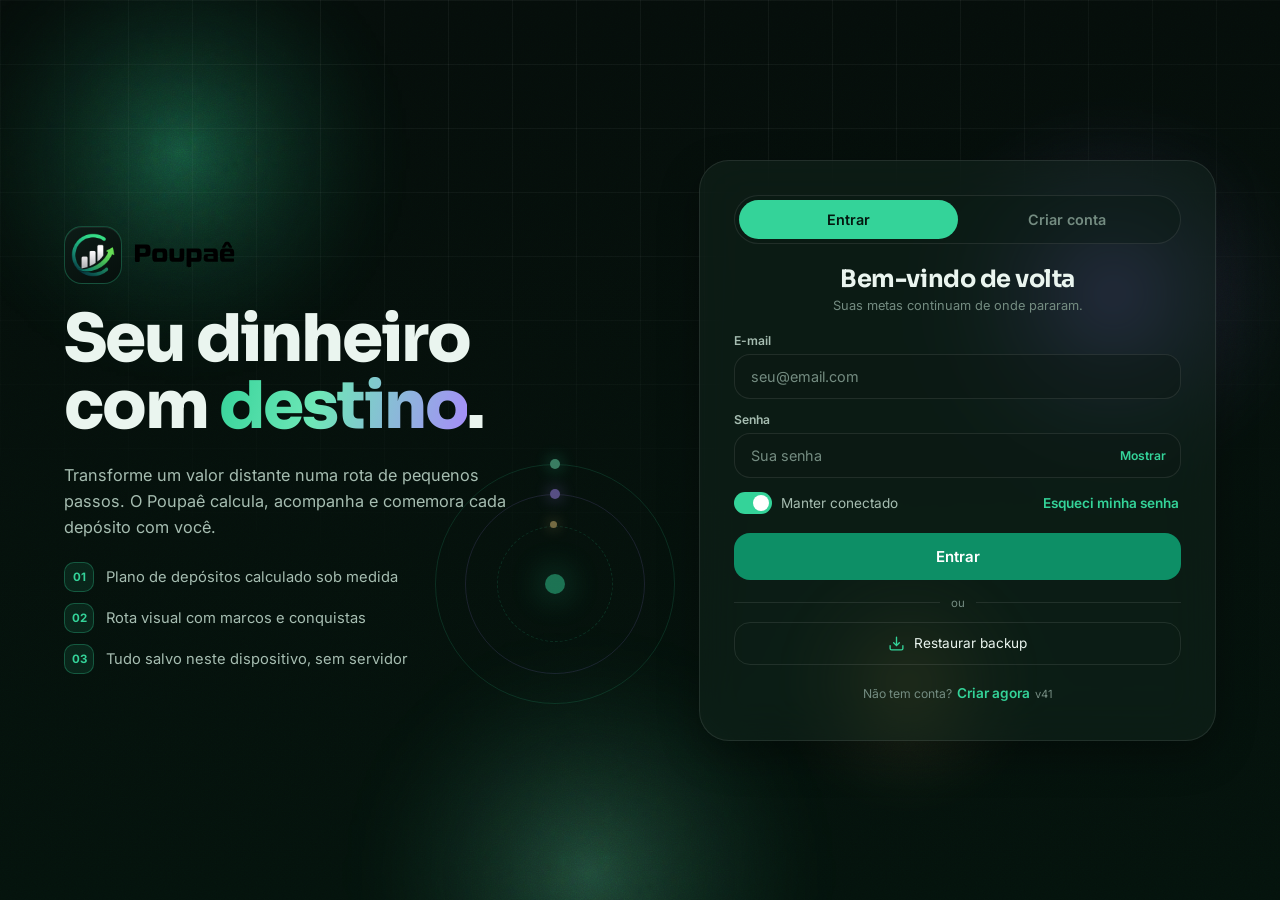
<file: index.html>
<!doctype html>
<html lang="pt-BR" data-theme="dark">
  <head>
    <meta charset="UTF-8" />
    <meta name="viewport" content="width=device-width, initial-scale=1.0, viewport-fit=cover" />
    <!-- sem media: o JS sincroniza com o tema escolhido DENTRO do app.
         Com media, a barra de status seguiria o tema do sistema e ficaria
         escura mesmo com o app no modo claro. -->
    <meta id="themeColor" name="theme-color" content="#050d0a" />
    <!-- app só escuro: avisa cedo, para o navegador não tentar
         reinterpretar as cores por conta própria -->
    <meta name="color-scheme" content="only dark" />
    <title>Poupaê — sua rota até a meta</title>
    <meta name="description" content="Transforme um valor distante numa rota de pequenos depósitos: plano calculado, marcos visuais e conquistas." />

    <!-- instalável (PWA) -->
    <link rel="manifest" href="manifest.webmanifest" />
    <link rel="icon" href="icons/icon-192.png" sizes="192x192" type="image/png" />
    <link rel="apple-touch-icon" href="icons/apple-touch-icon.png" />
    <meta name="apple-mobile-web-app-capable" content="yes" />
    <meta name="apple-mobile-web-app-status-bar-style" content="black-translucent" />
    <meta name="apple-mobile-web-app-title" content="Poupaê" />
    <meta name="mobile-web-app-capable" content="yes" />
    <link rel="preconnect" href="https://fonts.googleapis.com" />
    <link rel="preconnect" href="https://fonts.gstatic.com" crossorigin />
    <link href="https://fonts.googleapis.com/css2?family=Inter:wght@400;500;600;700&family=Sora:wght@400;600;700;800&display=swap" rel="stylesheet" />
    <link rel="stylesheet" href="styles.css" />
  </head>
  <body data-palette="#0f9d6e,#6d4aff" data-mode="dark" class="is-booting">
    <!-- pattern global: pinta traços de SVG com a imagem menta, imune ao
         escurecimento forçado do celular (referenciado por url(#acentoMenta)) -->
    <svg width="0" height="0" aria-hidden="true" style="position: absolute">
      <defs>
        <pattern id="acentoMenta" patternUnits="userSpaceOnUse" width="24" height="24">
          <image href="icons/acento/menta.png" width="24" height="24" preserveAspectRatio="none" />
        </pattern>
        <!-- O nome do app é contorno vetorial, não texto numa fonte: a
             licença da Valve permite publicar o desenho ("logo"), mas
             proíbe publicar o arquivo da fonte. Gerado por
             fonts/COMO-REGERAR.md — não edite estes caminhos à mão. -->
        <symbol id="marcaPoupae" viewBox="0 0 4124 1082">
          <path d="M173 844C255 844 271 837 271 796V631H501C676 631 704 585 704 382C704 176 675 136 501 136H79V796C79 838 97 844 173 844ZM271 302H443C501 302 510 317 510 394C510 467 502 484 443 484H271Z"/><path d="M1209 836C1351 836 1375 794 1375 569C1375 353 1353 304 1209 304H939C794 304 772 353 772 569C772 794 796 836 939 836ZM1129 454C1184 454 1192 476 1192 569C1192 667 1183 686 1129 686H1018C964 686 955 667 955 569C955 476 963 454 1018 454Z"/><path d="M1888 836C2032 836 2054 788 2054 572V343C2054 303 2037 296 1963 296C1885 296 1869 304 1869 343V572C1869 665 1862 686 1807 686H1708C1653 686 1646 665 1646 572V343C1646 304 1630 296 1552 296C1478 296 1461 303 1461 343V572C1461 788 1483 836 1627 836Z"/><path d="M2333 686V454H2505C2559 454 2568 473 2568 572C2568 665 2560 686 2505 686ZM2148 304V1006C2148 1046 2165 1052 2239 1052C2317 1052 2333 1045 2333 1006V836H2584C2728 836 2751 787 2751 572C2751 347 2727 304 2584 304Z"/><path d="M2881 304C2848 304 2843 317 2843 371C2843 427 2848 439 2881 439H3162C3206 439 3219 457 3223 524H2964C2861 524 2831 585 2831 684C2831 786 2871 836 2967 836H3400V572C3400 347 3376 304 3234 304ZM3029 714C3001 714 2990 702 2990 662C2990 625 3000 610 3028 610H3224V714Z"/><path d="M3653 304C3508 304 3486 353 3486 569C3486 794 3510 836 3653 836H4011C4044 836 4049 823 4049 770C4049 713 4043 701 4011 701H3725C3678 701 3665 683 3662 609H4055V476C4055 355 4016 304 3919 304ZM3725 426H3847C3885 426 3900 445 3900 523H3662C3665 441 3677 426 3725 426ZM3771 30C3716 30 3694 37 3678 64L3582 224C3575 236 3572 245 3572 252C3572 268 3588 273 3625 273C3664 273 3681 267 3695 246L3771 131L3847 246C3861 267 3878 273 3917 273C3953 273 3970 268 3970 252C3970 245 3967 236 3960 224L3864 64C3848 37 3825 30 3771 30Z"/>
        </symbol>
      </defs>
    </svg>

    <!-- ── camadas de fundo ───────────────────────────────── -->
    <div class="bg-glow" aria-hidden="true">
      <span class="blob b1"></span>
      <span class="blob b2"></span>
      <span class="blob b3"></span>
      <span class="blob b4"></span>
    </div>
    <div class="bg-grid" aria-hidden="true"></div>
    <div class="bg-grain" aria-hidden="true"></div>

    <!-- abertura do app: o nome com as letras saltando uma a uma -->
    <div id="boot" class="boot" aria-hidden="true">
      <svg class="boot-svg" viewBox="0 0 4268 1001" xmlns="http://www.w3.org/2000/svg" fill="currentColor" role="img" aria-label="POUPAÊ"><g class="bl" style="--i:0"><path d="M173 971C255 971 271 964 271 923V758H501C676 758 704 712 704 509C704 303 675 263 501 263H79V923C79 965 97 971 173 971ZM271 429H443C501 429 510 444 510 521C510 594 502 611 443 611H271Z"/></g><g class="bl" style="--i:1"><path d="M1255 963C1396 963 1419 906 1419 611C1419 328 1398 263 1255 263H936C793 263 772 328 772 612C772 906 795 963 936 963ZM1162 429C1218 429 1226 463 1226 610C1226 768 1217 798 1162 798H1029C974 798 965 768 965 612C965 463 973 429 1029 429Z"/></g><g class="bl" style="--i:2"><path d="M1505 691C1505 906 1528 963 1669 963H1982C2123 963 2146 906 2146 692V303C2146 262 2130 255 2049 255C1972 255 1954 262 1954 303V676C1954 771 1945 798 1889 798H1762C1706 798 1697 771 1697 675V303C1697 262 1681 255 1599 255C1523 255 1505 262 1505 303Z"/></g><g class="bl" style="--i:3"><path d="M2334 971C2416 971 2432 964 2432 923V758H2662C2837 758 2865 712 2865 509C2865 303 2836 263 2662 263H2240V923C2240 965 2258 971 2334 971ZM2432 429H2604C2662 429 2671 444 2671 521C2671 594 2663 611 2604 611H2432Z"/></g><g class="bl" style="--i:4"><path d="M3247 253C3076 253 3016 266 3001 358L2914 899C2913 906 2912 917 2912 922C2912 956 2944 971 3017 971C3078 971 3100 961 3103 942L3122 809H3372L3391 942C3394 961 3415 971 3477 971C3550 971 3582 956 3582 922C3582 917 3581 906 3580 899L3492 358C3477 266 3417 253 3247 253ZM3172 454C3176 428 3198 419 3247 419C3295 419 3317 428 3321 454L3351 663H3142Z"/></g><g class="bl" style="--i:5"><path d="M3919 30C3865 30 3842 36 3826 60L3730 200C3723 211 3720 219 3720 225C3720 239 3737 243 3772 243C3812 243 3828 238 3843 219L3919 119L3996 219C4010 237 4027 243 4067 243C4102 243 4119 239 4119 225C4119 219 4116 211 4109 200L4013 60C3997 36 3974 30 3919 30ZM3651 263V963H4167C4201 963 4206 948 4206 886C4206 820 4200 806 4167 806H3833V679H4166C4196 679 4201 667 4201 612C4201 554 4194 543 4166 543H3833V419H4168C4200 419 4206 405 4206 340C4206 277 4201 263 4168 263Z"/></g></svg>
    </div>

    <!-- Tudo que rola vive aqui dentro. A rolagem sai do documento
         porque a barra do documento, no Android, é desenhada pelo
         navegador e nenhum estilo a alcança. -->
    <div id="scroller">

    <!-- ══ AUTENTICAÇÃO ═══════════════════════════════════ -->
    <main id="authView" class="auth">
      <section class="auth-hero reveal">
        <div class="brand brand-lg">
          <span class="mark" aria-hidden="true">
            <img src="icons/logo-mark.png" alt="" width="256" height="256" />
          </span>
          <span class="brand-text">
            <svg class="brand-svg" viewBox="0 0 4124 1082" role="img" aria-label="Poupaê"><use href="#marcaPoupae" /></svg>
          </span>
        </div>

        <h1 class="display">
          Seu dinheiro<br />
          com <em>destino</em>.
        </h1>
        <p class="lede">
          Transforme um valor distante numa rota de pequenos passos.
          O Poupaê calcula, acompanha e comemora cada depósito com você.
        </p>

        <ul class="auth-points">
          <li><span>01</span> Plano de depósitos calculado sob medida</li>
          <li><span>02</span> Rota visual com marcos e conquistas</li>
          <li><span>03</span> Tudo salvo neste dispositivo, sem servidor</li>
        </ul>

        <div class="orbit" aria-hidden="true">
          <span class="orbit-ring r1"></span>
          <span class="orbit-ring r2"></span>
          <span class="orbit-ring r3"></span>
          <span class="orbit-core"></span>
          <span class="orbit-sat s1"></span>
          <span class="orbit-sat s2"></span>
          <span class="orbit-sat s3"></span>
        </div>
      </section>

      <section class="auth-card reveal" style="--d: 120ms">
        <div class="tabs" role="tablist" aria-label="Acesso">
          <!-- duas camadas: a de fora desliza, a de dentro estica.
               No mesmo elemento, a animação apagaria o deslocamento. -->
          <span class="tab-glider" aria-hidden="true"></span>
          <button id="tabLogin" class="tab is-active" type="button" role="tab">Entrar</button>
          <button id="tabRegister" class="tab" type="button" role="tab">Criar conta</button>
        </div>

        <h2 id="authTitle" class="auth-title">Bem-vindo de volta</h2>
        <p id="authSub" class="auth-sub">Suas metas continuam de onde pararam.</p>

        <form id="authForm" class="form" novalidate>
          <div id="fieldName" class="campo is-hidden" style="--i: 0">
            <label for="authName">Nome</label>
            <div class="caixa"><input id="authName" type="text" placeholder="Como quer ser chamado" autocomplete="name" /></div>
          </div>

          <div class="campo" style="--i: 1">
            <label for="authEmail">E-mail</label>
            <div class="caixa"><input id="authEmail" type="email" placeholder="seu@email.com" autocomplete="email" required /></div>
          </div>

          <div class="campo" style="--i: 2">
            <label for="authPassword">Senha</label>
            <div class="caixa">
              <input id="authPassword" type="password" placeholder="Sua senha" autocomplete="current-password" required />
              <button id="togglePass" class="caixa-btn" type="button" aria-label="Mostrar senha">Mostrar</button>
            </div>
            <span id="passHint" class="campo-dica is-hidden">Ao menos 6 caracteres</span>
          </div>

          <!-- só na criação: a senha não tem como ser recuperada, então
               um erro de digitação aqui tranca a conta para sempre -->
          <div id="fieldConfirm" class="campo is-hidden" style="--i: 3">
            <label for="authConfirm">Confirmar senha</label>
            <div class="caixa"><input id="authConfirm" type="password" placeholder="Repita a senha" autocomplete="new-password" /></div>
          </div>

          <div class="form-row">
            <label class="switch">
              <input id="remember" type="checkbox" checked />
              <i aria-hidden="true"></i>
              Manter conectado
            </label>
            <button id="helpBtn" class="link" type="button">Esqueci minha senha</button>
          </div>

          <button id="authSubmit" class="btn-entrar" type="submit">Entrar</button>
        </form>

        <div class="ou"><span>ou</span></div>

        <button id="importAuthBtn" class="btn-alt" type="button">
          <svg viewBox="0 0 24 24" fill="none" stroke="currentColor" stroke-width="1.9" stroke-linecap="round" stroke-linejoin="round" aria-hidden="true"><path d="M12 15V3m0 12-4-4m4 4 4-4" /><path d="M3 15v4a2 2 0 0 0 2 2h14a2 2 0 0 0 2-2v-4" /></svg>
          Restaurar backup
        </button>

        <p class="form-note">
          <span id="authSwapText">Não tem conta?</span>
          <button id="authSwapBtn" class="link" type="button">Criar agora</button>
          <span class="app-version">v41</span>
        </p>
      </section>
    </main>

    <!-- ══ APLICATIVO ═════════════════════════════════════ -->
    <div id="appShell" class="shell is-hidden">
      <!-- barra lateral -->
      <aside class="rail">
        <div class="brand">
          <span class="mark" aria-hidden="true">
            <img src="icons/logo-mark.png" alt="" width="256" height="256" />
          </span>
          <span class="brand-text"><svg class="brand-svg" viewBox="0 0 4124 1082" role="img" aria-label="Poupaê"><use href="#marcaPoupae" /></svg></span>
        </div>

        <nav class="rail-nav" aria-label="Navegação principal">
          <span class="rail-glider" aria-hidden="true"></span>
          <button class="rail-item is-active" data-screen="dashboard" type="button">
            <svg viewBox="0 0 24 24" fill="none" stroke="currentColor" stroke-width="1.7" stroke-linecap="round" stroke-linejoin="round"><path d="M3 11.4 12 4l9 7.4" /><path d="M5.5 10v9a1 1 0 0 0 1 1H10v-5.4a1 1 0 0 1 1-1h2a1 1 0 0 1 1 1V20h3.5a1 1 0 0 0 1-1v-9" /></svg>
            <b>Início</b>
          </button>
          <button class="rail-item" data-screen="goals" type="button">
            <svg viewBox="0 0 24 24" fill="none" stroke="currentColor" stroke-width="1.7"><circle cx="12" cy="12" r="8" /><circle cx="12" cy="12" r="4.2" /><circle cx="12" cy="12" r="1.2" fill="currentColor" stroke="none" /></svg>
            <b>Metas</b>
          </button>
          <button class="rail-item" data-screen="plan" type="button">
            <svg viewBox="0 0 24 24" fill="none" stroke="currentColor" stroke-width="1.7" stroke-linecap="round" stroke-linejoin="round"><polyline points="3 17 9.5 10.5 13.5 14.5 21 6" /><polyline points="14.5 6 21 6 21 12.5" /></svg>
            <b>Plano</b>
          </button>
          <button class="rail-item" data-screen="deposits" type="button">
            <svg viewBox="0 0 24 24" fill="none" stroke="currentColor" stroke-width="1.7" stroke-linecap="round" stroke-linejoin="round"><rect x="3.5" y="4.5" width="17" height="15" rx="3" /><path d="M3.5 9.5h17M8 3v3M16 3v3M8 14h3" /></svg>
            <b>Depósitos</b>
          </button>
          <button class="rail-item" data-screen="awards" type="button">
            <svg viewBox="0 0 24 24" fill="none" stroke="currentColor" stroke-width="1.7" stroke-linecap="round" stroke-linejoin="round"><path d="M12 3.4l2.6 5.4 5.9.8-4.2 4.2 1 5.9L12 17l-5.3 2.7 1-5.9-4.2-4.2 5.9-.8z" /></svg>
            <b>Conquistas</b>
          </button>
          <button class="rail-item" data-screen="account" type="button">
            <svg viewBox="0 0 24 24" fill="none" stroke="currentColor" stroke-width="1.7"><circle cx="12" cy="12" r="8.4" /><circle cx="12" cy="10" r="3" /><path d="M5.7 18.5a6.8 6.8 0 0 1 12.6 0" stroke-linecap="round" /></svg>
            <b>Conta</b>
          </button>
        </nav>

        <div class="rail-progress glass-soft">
          <span>Progresso</span>
          <strong id="railPercent">0%</strong>
          <div class="meter"><i id="railBar"></i></div>
          <small id="railHint">Crie sua primeira meta</small>
        </div>
      </aside>

      <!-- conteúdo -->
      <div class="main">
        <header id="topbar" class="topbar glass">
          <div class="brand brand-sm">
            <span class="mark" aria-hidden="true">
              <img src="icons/logo-mark.png" alt="" width="256" height="256" />
            </span>
            <span class="brand-text"><svg class="brand-svg" viewBox="0 0 4124 1082" role="img" aria-label="Poupaê"><use href="#marcaPoupae" /></svg></span>
          </div>

          <button id="cmdOpen" class="cmd-hint" type="button">
            <svg viewBox="0 0 24 24" fill="none" stroke="currentColor" stroke-width="1.8" stroke-linecap="round"><circle cx="11" cy="11" r="6.5" /><path d="m16 16 4 4" /></svg>
            <span>Buscar ou executar…</span>
            <kbd>Ctrl</kbd><kbd>K</kbd>
          </button>

          <div class="top-actions">
            <button id="installBtn" class="btn btn-ghost is-hidden" type="button">
              <svg viewBox="0 0 24 24" fill="none" stroke="currentColor" stroke-width="1.9" stroke-linecap="round" stroke-linejoin="round" width="16" height="16"><path d="M12 3.5v11m0 0 4-4m-4 4-4-4" /><path d="M4.5 16.5v2a2 2 0 0 0 2 2h11a2 2 0 0 0 2-2v-2" /></svg>
              Instalar
            </button>
            <button id="newGoalBtn" class="btn btn-ghost is-hidden" type="button">Nova meta</button>
            <button id="editGoalBtn" class="btn btn-ghost is-hidden" type="button">Editar</button>
            <div class="avatar-wrap">
              <button id="avatarBtn" class="avatar" type="button" aria-label="Conta">
                <img id="avatarFoto" class="avatar-foto is-hidden" alt="" />
                <span id="avatarInitials">P</span>
              </button>
              <div id="avatarMenu" class="menu glass">
                <p id="menuName">—</p>
                <small id="menuEmail">—</small>
                <button data-screen="account" type="button">Minha conta</button>
                <button id="logoutBtn" class="danger" type="button">Sair</button>
              </div>
            </div>
          </div>
        </header>

        <!-- ── assistente de criação de meta ── -->
        <section id="setupView" class="setup is-hidden">
          <div class="setup-card glass">
            <div class="setup-head">
              <div>
                <p class="eyebrow" id="setupEyebrow">Nova meta</p>
                <h2 class="display-sm" id="setupTitle">Vamos desenhar sua rota</h2>
              </div>
              <button id="exampleBtn" class="link" type="button">Usar exemplo</button>
              <button id="cancelEditBtn" class="link is-hidden" type="button">Cancelar</button>
            </div>

            <div class="steps" aria-hidden="true">
              <span class="step is-active" data-step="1"><i>1</i> Destino</span>
              <span class="step" data-step="2"><i>2</i> Prazo</span>
              <span class="step" data-step="3"><i>3</i> Ritmo</span>
              <span class="steps-bar"><i id="stepsBar"></i></span>
            </div>

            <form id="goalForm" class="form" novalidate>
              <div class="panel is-active" data-panel="1">
                <label class="field">
                  <input id="goalName" type="text" placeholder=" " required />
                  <span>Nome da meta</span>
                </label>
                <div class="grid-2">
                  <label class="field">
                    <input id="goalAmount" type="text" inputmode="decimal" autocomplete="off" data-money placeholder=" " required />
                    <span>Quanto quer juntar? (R$)</span>
                  </label>
                  <label class="field">
                    <input id="currentAmount" type="text" inputmode="decimal" autocomplete="off" data-money placeholder=" " />
                    <span>Já tem guardado? (R$)</span>
                  </label>
                </div>
                <!-- O <select> continua sendo a fonte da verdade (o resto do app
                     lê .value dele); a interface visível é construída por cima. -->
                <div class="field picker" id="reasonField">
                  <select id="goalReason" class="picker-nativo" tabindex="-1" aria-hidden="true">
                    <option value="reserva">Reserva de emergência</option>
                    <option value="viagem">Viagem</option>
                    <option value="compra">Compra importante</option>
                    <option value="divida">Quitar dívida</option>
                    <option value="investimento">Investimento</option>
                    <option value="sonho">Sonho pessoal</option>
                  </select>
                  <button id="reasonBtn" class="picker-btn" type="button" aria-haspopup="listbox" aria-expanded="false" aria-labelledby="reasonLab reasonTxt">
                    <span id="reasonIc" class="picker-ic" aria-hidden="true"></span>
                    <span id="reasonTxt" class="picker-txt">Reserva de emergência</span>
                    <i class="picker-chev" aria-hidden="true"></i>
                  </button>
                  <span id="reasonLab" class="picker-lab">Motivo</span>
                  <div id="reasonPanel" class="picker-panel" role="listbox" aria-labelledby="reasonLab" hidden></div>
                </div>
              </div>

              <div class="panel" data-panel="2">
                <!-- o "required" saiu porque o campo nativo fica oculto: quem
                     cobra a data é a validação em JS, que já existia -->
                <div class="field picker" id="deadlineField">
                  <input id="deadline" class="picker-nativo" type="date" tabindex="-1" aria-hidden="true" />
                  <button id="deadlineBtn" class="picker-btn" type="button" aria-haspopup="dialog" aria-expanded="false" aria-labelledby="deadlineLab deadlineTxt">
                    <span id="deadlineTxt" class="picker-txt">Escolher data</span>
                    <small id="deadlineSub" class="picker-sub"></small>
                    <i class="picker-chev" aria-hidden="true"></i>
                  </button>
                  <span id="deadlineLab" class="picker-lab">Data limite</span>
                  <div id="deadlinePanel" class="picker-panel cal" role="dialog" aria-label="Escolher data limite" hidden></div>
                </div>

                <div class="freq">
                  <span id="freqLab" class="freq-lab">Frequência dos depósitos</span>
                  <select id="frequency" class="picker-nativo" tabindex="-1" aria-hidden="true">
                    <option value="weekly">Semanal</option>
                    <option value="daily">Diária</option>
                    <option value="monthly">Mensal</option>
                  </select>
                  <div id="freqGrid" class="freq-grid" role="radiogroup" aria-labelledby="freqLab"></div>
                </div>
                <div class="hintbox" id="freqHint">Escolha a data e veja quantos depósitos o plano terá.</div>
              </div>

              <div class="panel" data-panel="3">
                <fieldset class="choices">
                  <legend>Estratégia</legend>
                  <label class="choice">
                    <input type="radio" name="strategy" value="fixed" checked />
                    <b>Valor fixo</b><small>Mesmo valor do começo ao fim.</small>
                  </label>
                  <label class="choice">
                    <input type="radio" name="strategy" value="progressive" />
                    <b>Progressiva</b><small>Começa leve e cresce aos poucos.</small>
                  </label>
                  <label class="choice">
                    <input type="radio" name="strategy" value="flexible" />
                    <b>Flexível</b><small>Variação suave para dar respiro.</small>
                  </label>
                </fieldset>
                <label class="field">
                  <input id="monthlyCapacity" type="text" inputmode="decimal" autocomplete="off" data-money placeholder=" " />
                  <span>Confortável por mês (R$)</span>
                </label>
              </div>

              <div class="setup-actions">
                <button id="stepBack" class="btn btn-ghost" type="button">Voltar</button>
                <button id="stepNext" class="btn btn-primary" type="button"><span>Continuar</span></button>
                <button id="submitGoal" class="btn btn-primary is-hidden" type="submit"><span>Criar meu plano</span></button>
              </div>
            </form>
          </div>

          <aside class="setup-preview glass-soft">
            <p class="eyebrow">Prévia do plano</p>
            <strong id="previewAmount">R$ 0,00</strong>
            <small id="previewCaption">por depósito</small>
            <div class="preview-bars" id="previewBars"></div>
            <p id="previewText" class="muted">Preencha os campos para ver a simulação em tempo real.</p>
          </aside>
        </section>

        <!-- ── telas do app ── -->
        <div id="screens" class="screens is-hidden">
          <!-- INÍCIO -->
          <section id="screen-dashboard" class="screen is-active">
            <article class="hero glass reveal">
              <div class="hero-copy">
                <p class="eyebrow" id="greeting">Plano ativo</p>
                <h1 class="display-sm" id="goalTitle">Minha meta</h1>
                <p class="muted" id="goalSubtitle">Sua rota financeira está pronta.</p>
                <div class="hero-chips" id="heroChips"></div>
              </div>

              <div class="ring-wrap">
                <svg class="ring" viewBox="0 0 200 200" role="img" aria-labelledby="ringLabel">
                  <title id="ringLabel">Progresso da meta</title>
                  <defs>
                    <!-- o traço é pintado por uma IMAGEM com o gradiente, não por
                         cores CSS: o escurecimento forçado do celular reescreve
                         gradientes e SVG, mas nunca mexe em raster -->
                    <pattern id="ringGrad" patternUnits="userSpaceOnUse" width="200" height="200">
                      <image href="icons/acento/anel.png" width="200" height="200" preserveAspectRatio="none" />
                    </pattern>
                  </defs>
                  <circle class="ring-track" cx="100" cy="100" r="84" />
                  <circle id="ringValue" class="ring-value" cx="100" cy="100" r="84" />
                </svg>
                <div class="ring-center">
                  <strong id="ringPercent">0%</strong>
                  <small>concluído</small>
                </div>
              </div>
            </article>

            <section class="kpis" id="kpis">
              <article class="kpi glass-soft reveal" style="--d: 40ms">
                <span>
                  Guardado
                  <button id="saldoBtn" class="kpi-editar" type="button" aria-label="Ajustar saldo guardado">
                    <svg viewBox="0 0 24 24" fill="none" stroke="currentColor" stroke-width="2" stroke-linecap="round" stroke-linejoin="round" aria-hidden="true"><path d="M4 20h4l10-10a2.8 2.8 0 0 0-4-4L4 16z" /></svg>
                    Ajustar
                  </button>
                </span>
                <strong data-count id="kpiSaved">R$ 0,00</strong>
                <div class="meter"><i id="kpiSavedBar"></i></div>
              </article>
              <article class="kpi glass-soft reveal" style="--d: 90ms">
                <span>Falta</span>
                <strong data-count id="kpiRemaining">R$ 0,00</strong>
                <small id="kpiRemainingHint">—</small>
              </article>
              <article class="kpi glass-soft reveal" style="--d: 140ms">
                <span>Próximo depósito</span>
                <strong data-count id="kpiNext">R$ 0,00</strong>
                <small id="kpiNextHint">—</small>
              </article>
              <article class="kpi glass-soft reveal" style="--d: 190ms">
                <span>Prazo</span>
                <strong id="kpiDays">0 dias</strong>
                <small id="kpiDaysHint">—</small>
              </article>
            </section>

            <article class="route-card glass reveal" style="--d: 120ms">
              <div class="card-head">
                <div>
                  <p class="eyebrow">Sua rota</p>
                  <h2>Marcos até a meta</h2>
                </div>
                <span class="pill" id="routePill">0 de 0</span>
              </div>
              <div class="route-scroll">
                <svg id="routeSvg" class="route" viewBox="0 0 900 190" preserveAspectRatio="xMidYMid meet" role="img" aria-label="Linha do tempo dos depósitos"></svg>
              </div>
            </article>

            <div class="dash-split">
              <article class="action glass reveal" style="--d: 60ms">
                <p class="eyebrow">Ação recomendada</p>
                <h2 id="actionTitle">Concluir próximo depósito</h2>
                <p class="muted" id="actionText">Crie uma meta para ver o próximo passo aqui.</p>
                <div class="action-row">
                  <label class="field field-inline">
                    <input id="customAmount" type="text" inputmode="decimal" autocomplete="off" data-money placeholder=" " />
                    <span>Outro valor</span>
                  </label>
                  <button id="payBtn" class="btn btn-primary" type="button"><span>Concluir</span></button>
                </div>
              </article>

              <article class="insight glass reveal" style="--d: 110ms">
                <span class="insight-badge" id="insightBadge">Equilibrado</span>
                <p class="eyebrow">Leitura do Poupaê</p>
                <h2 id="insightTitle">Seu plano está pronto</h2>
                <p class="muted" id="insightText">Acompanhe a consistência e ajuste a rota quando precisar.</p>
              </article>
            </div>
          </section>

          <!-- METAS -->
          <section id="screen-goals" class="screen">
            <div class="head">
              <div>
                <p class="eyebrow">Minhas metas</p>
                <h2 class="display-sm">Todas as suas rotas</h2>
              </div>
              <button id="newGoalBtn2" class="btn btn-primary" type="button"><span>Nova meta</span></button>
            </div>

            <article id="compareCard" class="glass pad is-hidden">
              <div class="card-head">
                <div>
                  <p class="eyebrow">Comparação</p>
                  <h3>Progresso lado a lado</h3>
                </div>
                <span class="pill" id="comparePill">—</span>
              </div>
              <div id="compareList" class="compare-list"></div>
            </article>

            <div id="goalsList" class="goals"></div>
          </section>

          <!-- PLANO -->
          <section id="screen-plan" class="screen">
            <div class="head">
              <div>
                <p class="eyebrow">Plano personalizado</p>
                <h2 class="display-sm">Evolução prevista</h2>
              </div>
              <button id="recalcBtn" class="btn btn-ghost" type="button">Recalcular</button>
            </div>

            <article class="chart-card glass">
              <div class="card-head">
                <div>
                  <h3>Acúmulo ao longo do plano</h3>
                  <p class="muted" id="chartCaption">Comparação entre o planejado e o realizado.</p>
                </div>
                <span class="pill" id="planHealth">—</span>
              </div>

              <div class="legend" role="list">
                <span role="listitem"><i class="swatch s1"></i> Realizado</span>
                <span role="listitem"><i class="swatch s2"></i> Planejado</span>
              </div>

              <div class="chart-frame">
                <svg id="planChart" viewBox="0 0 760 280" preserveAspectRatio="none" role="img" aria-label="Gráfico de evolução da meta"></svg>
                <div id="chartTip" class="chart-tip" hidden></div>
              </div>

              <details class="table-toggle">
                <summary>Ver dados em tabela</summary>
                <div class="table-scroll"><table id="planTable"></table></div>
              </details>
            </article>

            <section class="plan-grid" id="planDetails"></section>

            <div class="plan-split">
              <article class="glass pad">
                <div class="card-head">
                  <div>
                    <p class="eyebrow">Seu comportamento</p>
                    <h3>Como você tem depositado</h3>
                  </div>
                  <span class="pill" id="streakPill">—</span>
                </div>
                <div id="analyticsBody" class="analytics-grid"></div>
              </article>

              <article class="glass pad">
                <p class="eyebrow">Histórico</p>
                <h3>O que mudou nesta meta</h3>
                <ol id="historyList" class="history-list"></ol>
              </article>
            </div>
          </section>

          <!-- DEPÓSITOS -->
          <section id="screen-deposits" class="screen">
            <div class="head">
              <div>
                <p class="eyebrow">Depósitos</p>
                <h2 class="display-sm">Agenda da meta</h2>
              </div>
              <div class="filters">
                <label class="field field-inline">
                  <input id="depositSearch" type="search" placeholder=" " />
                  <span>Buscar</span>
                </label>
                <div class="segmented" id="depositFilter">
                  <button class="is-active" data-filter="all" type="button">Todos</button>
                  <button data-filter="pending" type="button">Pendentes</button>
                  <button data-filter="paid" type="button">Concluídos</button>
                  <span class="seg-glider" aria-hidden="true"></span>
                </div>
              </div>
            </div>
            <div id="depositList" class="deposits"></div>
          </section>

          <!-- CONQUISTAS -->
          <section id="screen-awards" class="screen">
            <div class="head">
              <div>
                <p class="eyebrow">Conquistas</p>
                <h2 class="display-sm">Marcos da jornada</h2>
              </div>
              <div class="head-actions">
                <span class="pill" id="awardsPill">0 / 8</span>
                <button id="shareBtn" class="btn btn-primary" type="button"><span>Compartilhar progresso</span></button>
              </div>
            </div>
            <div id="awardsList" class="awards"></div>
          </section>

          <!-- CONTA -->
          <section id="screen-account" class="screen">
            <div class="head">
              <div>
                <p class="eyebrow">Conta</p>
                <h2 class="display-sm">Dados de acesso</h2>
              </div>
              <span class="app-version">Poupaê v41</span>
            </div>
            <form id="accountForm" class="account glass">
              <div class="foto-linha">
                <span class="foto-previa">
                  <img id="fotoPrevia" class="is-hidden" alt="" />
                  <b id="fotoIniciais">P</b>
                </span>
                <div class="foto-acoes">
                  <!-- accept="image/*" faz o Android oferecer câmera e galeria -->
                  <input id="fotoInput" class="is-hidden" type="file" accept="image/*" />
                  <button id="fotoBtn" class="btn btn-ghost" type="button">Escolher foto</button>
                  <button id="fotoRemover" class="btn btn-ghost is-hidden" type="button">Remover</button>
                  <p class="foto-nota muted">A foto fica só neste aparelho, junto com a sua conta.</p>
                </div>
              </div>
              <label class="field">
                <input id="accountName" type="text" placeholder=" " required />
                <span>Nome</span>
              </label>
              <label class="field">
                <input id="accountEmail" type="email" placeholder=" " readonly />
                <span>E-mail</span>
              </label>
              <div class="grid-2">
                <label class="field">
                  <input id="accountCurrentPassword" type="password" placeholder=" " />
                  <span>Senha atual</span>
                </label>
                <label class="field">
                  <input id="accountNewPassword" type="password" placeholder=" " />
                  <span>Nova senha</span>
                </label>
              </div>
              <div class="account-actions">
                <button class="btn btn-primary" type="submit"><span>Salvar conta</span></button>
                <button id="deleteAccountBtn" class="btn btn-danger" type="button">Excluir conta</button>
              </div>
            </form>

            <article class="backup glass">
              <div>
                <h3>Backup dos seus dados</h3>
                <p class="muted">Suas metas vivem só neste navegador. Exporte um arquivo para guardar ou levar para outro aparelho.</p>
              </div>
              <div class="backup-actions">
                <button id="exportBtn" class="btn btn-ghost" type="button">Exportar dados</button>
                <button id="importBtn" class="btn btn-ghost" type="button">Importar dados</button>
                <input id="importFile" type="file" accept="application/json,.json" hidden />
              </div>
              <p id="notifStatus" class="muted backup-note"></p>
              <button id="notifBtn" class="btn btn-ghost" type="button">Ativar lembretes de depósito</button>
            </article>
          </section>
        </div>

        <nav class="dock glass" aria-label="Navegação inferior">
          <button class="dock-item is-active" data-screen="dashboard" type="button">
            <svg viewBox="0 0 24 24" fill="none" stroke="currentColor" stroke-width="1.7" stroke-linecap="round" stroke-linejoin="round"><path d="M3 11.4 12 4l9 7.4" /><path d="M5.5 10v9a1 1 0 0 0 1 1H10v-5.4a1 1 0 0 1 1-1h2a1 1 0 0 1 1 1V20h3.5a1 1 0 0 0 1-1v-9" /></svg><b>Início</b>
          </button>
          <button class="dock-item" data-screen="goals" type="button">
            <svg viewBox="0 0 24 24" fill="none" stroke="currentColor" stroke-width="1.7"><circle cx="12" cy="12" r="8" /><circle cx="12" cy="12" r="4.2" /></svg><b>Metas</b>
          </button>
          <button class="dock-item" data-screen="plan" type="button">
            <svg viewBox="0 0 24 24" fill="none" stroke="currentColor" stroke-width="1.7" stroke-linecap="round" stroke-linejoin="round"><polyline points="3 17 9.5 10.5 13.5 14.5 21 6" /><polyline points="14.5 6 21 6 21 12.5" /></svg><b>Plano</b>
          </button>
          <button class="dock-item" data-screen="deposits" type="button">
            <svg viewBox="0 0 24 24" fill="none" stroke="currentColor" stroke-width="1.7" stroke-linecap="round" stroke-linejoin="round"><rect x="3.5" y="4.5" width="17" height="15" rx="3" /><path d="M3.5 9.5h17M8 3v3M16 3v3" /></svg><b>Depósitos</b>
          </button>
          <button class="dock-item" data-screen="awards" type="button">
            <svg viewBox="0 0 24 24" fill="none" stroke="currentColor" stroke-width="1.7" stroke-linecap="round" stroke-linejoin="round"><path d="M12 3.4l2.6 5.4 5.9.8-4.2 4.2 1 5.9L12 17l-5.3 2.7 1-5.9-4.2-4.2 5.9-.8z" /></svg><b>Prêmios</b>
          </button>
          <span class="dock-glider" aria-hidden="true"></span>
        </nav>
      </div>
    </div>

    </div><!-- /#scroller -->

    <!-- ══ SOBREPOSIÇÕES ══════════════════════════════════ -->
    <div id="cmdPalette" class="cmd is-hidden" role="dialog" aria-modal="true" aria-label="Paleta de comandos">
      <div class="cmd-box glass">
        <input id="cmdInput" type="text" placeholder="Buscar telas, metas e ações…" autocomplete="off" />
        <ul id="cmdList" class="cmd-list"></ul>
        <footer><kbd>↑</kbd><kbd>↓</kbd> navegar <kbd>Enter</kbd> abrir <kbd>Esc</kbd> fechar</footer>
      </div>
    </div>

    <div id="installHelp" class="cmd is-hidden" role="dialog" aria-modal="true" aria-labelledby="installHelpTitle">
      <div class="cmd-box glass install-help">
        <h2 id="installHelpTitle">Instalar o Poupaê</h2>
        <p id="installHelpIntro" class="muted"></p>

        <a id="apkDownload" class="btn btn-primary btn-block apk-btn is-hidden" href="poupae.apk" download="Poupae.apk">
          <svg viewBox="0 0 24 24" fill="none" stroke="currentColor" stroke-width="1.9" stroke-linecap="round" stroke-linejoin="round" width="18" height="18"><path d="M12 3.5v11m0 0 4-4m-4 4-4-4" /><path d="M4.5 16.5v2a2 2 0 0 0 2 2h11a2 2 0 0 0 2-2v-2" /></svg>
          <span>Baixar o aplicativo <small>APK · 1,4 MB</small></span>
        </a>
        <p id="apkHint" class="install-note is-hidden"></p>

        <p id="installOrLabel" class="install-or is-hidden">ou instale pelo navegador</p>
        <ol id="installHelpSteps"></ol>
        <p id="installHelpNote" class="install-note"></p>
        <button id="installHelpClose" class="btn btn-ghost btn-block" type="button"><span>Fechar</span></button>
      </div>
    </div>

    <div id="depEdit" class="cmd is-hidden" role="dialog" aria-modal="true" aria-labelledby="depEditTitle">
      <div class="cmd-box glass install-help">
        <h2 id="depEditTitle">Editar depósito</h2>
        <p id="depEditSub" class="muted"></p>
        <label class="field">
          <input id="depEditAmount" type="text" inputmode="decimal" autocomplete="off" data-money placeholder=" " />
          <span>Valor (R$)</span>
        </label>
        <label class="field">
          <input id="depEditDate" type="date" />
          <span>Data prevista</span>
        </label>
        <p class="install-note">Muda só este depósito. Os outros ficam como estão — use <b>Recalcular</b> no Plano se quiser redistribuir o restante.</p>
        <div class="dialog-actions">
          <button id="depEditCancel" class="btn btn-ghost" type="button">Cancelar</button>
          <button id="depEditSave" class="btn btn-primary" type="button"><span>Salvar</span></button>
        </div>
      </div>
    </div>

    <div id="saldoDlg" class="cmd is-hidden" role="dialog" aria-modal="true" aria-labelledby="saldoTitulo">
      <div class="cmd-box glass install-help">
        <h2 id="saldoTitulo">Ajustar saldo guardado</h2>
        <p id="saldoSub" class="muted"></p>
        <label class="field">
          <input id="saldoInput" type="text" inputmode="decimal" autocomplete="off" data-money placeholder=" " />
          <span>Quanto você tem guardado (R$)</span>
        </label>
        <p id="saldoPreview" class="saldo-previa"></p>
        <p class="install-note">Os depósitos que ainda faltam são recalculados para cobrir o novo restante. Os já concluídos não são tocados.</p>
        <div class="dialog-actions">
          <button id="saldoCancel" class="btn btn-ghost" type="button">Cancelar</button>
          <button id="saldoSave" class="btn btn-primary" type="button"><span>Salvar e recalcular</span></button>
        </div>
      </div>
    </div>

    <canvas id="confetti" class="confetti" aria-hidden="true"></canvas>
    <div id="toast" class="toast" role="status" aria-live="polite">
      <b id="toastText"></b>
      <button id="toastAction" class="toast-action is-hidden" type="button">Desfazer</button>
      <i></i>
    </div>

    <div id="confirmBox" class="cmd is-hidden" role="dialog" aria-modal="true" aria-labelledby="confirmTitle">
      <div class="cmd-box glass install-help">
        <h2 id="confirmTitle">Confirmar</h2>
        <p id="confirmText" class="muted"></p>
        <p id="confirmNote" class="install-note"></p>
        <div class="dialog-actions">
          <button id="confirmCancel" class="btn btn-ghost" type="button">Cancelar</button>
          <button id="confirmOk" class="btn btn-danger" type="button">Confirmar</button>
        </div>
      </div>
    </div>

    <script src="core.js"></script>
    <script src="app.js"></script>
  </body>
</html>
</file>
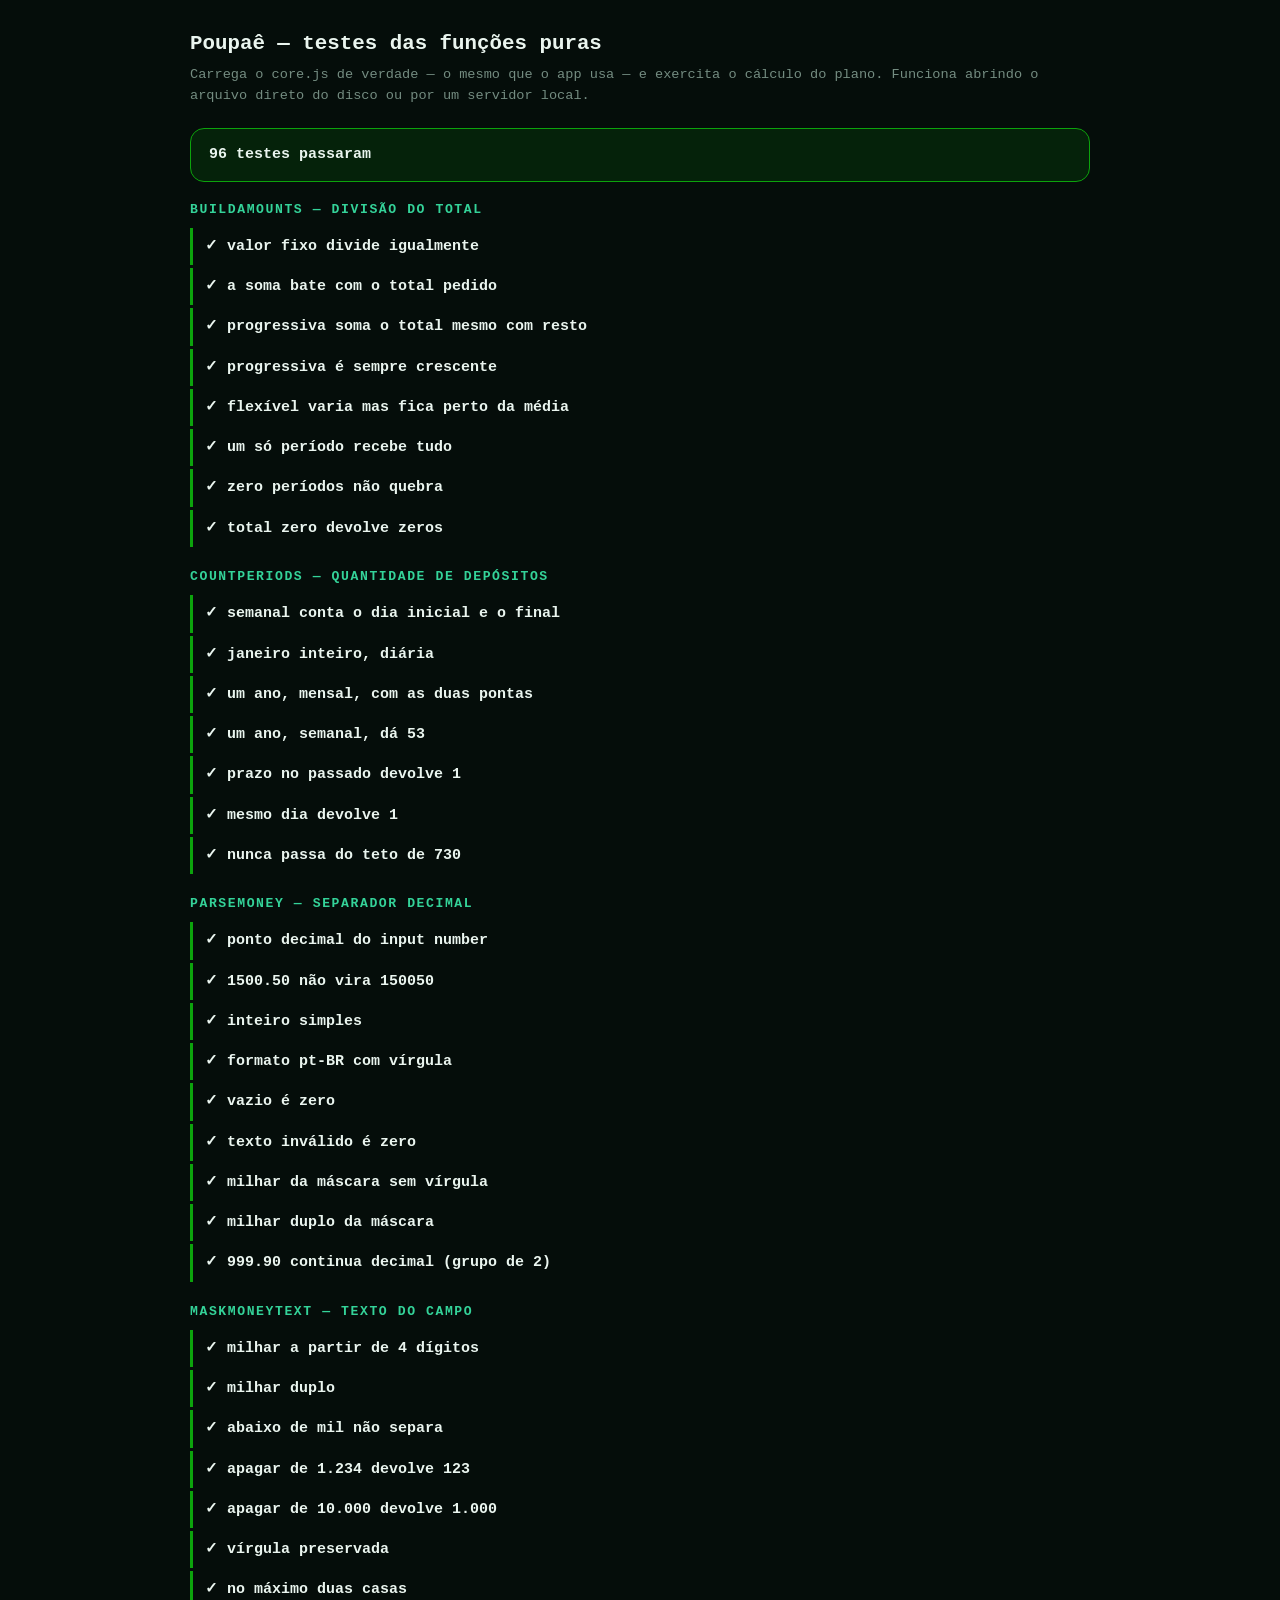
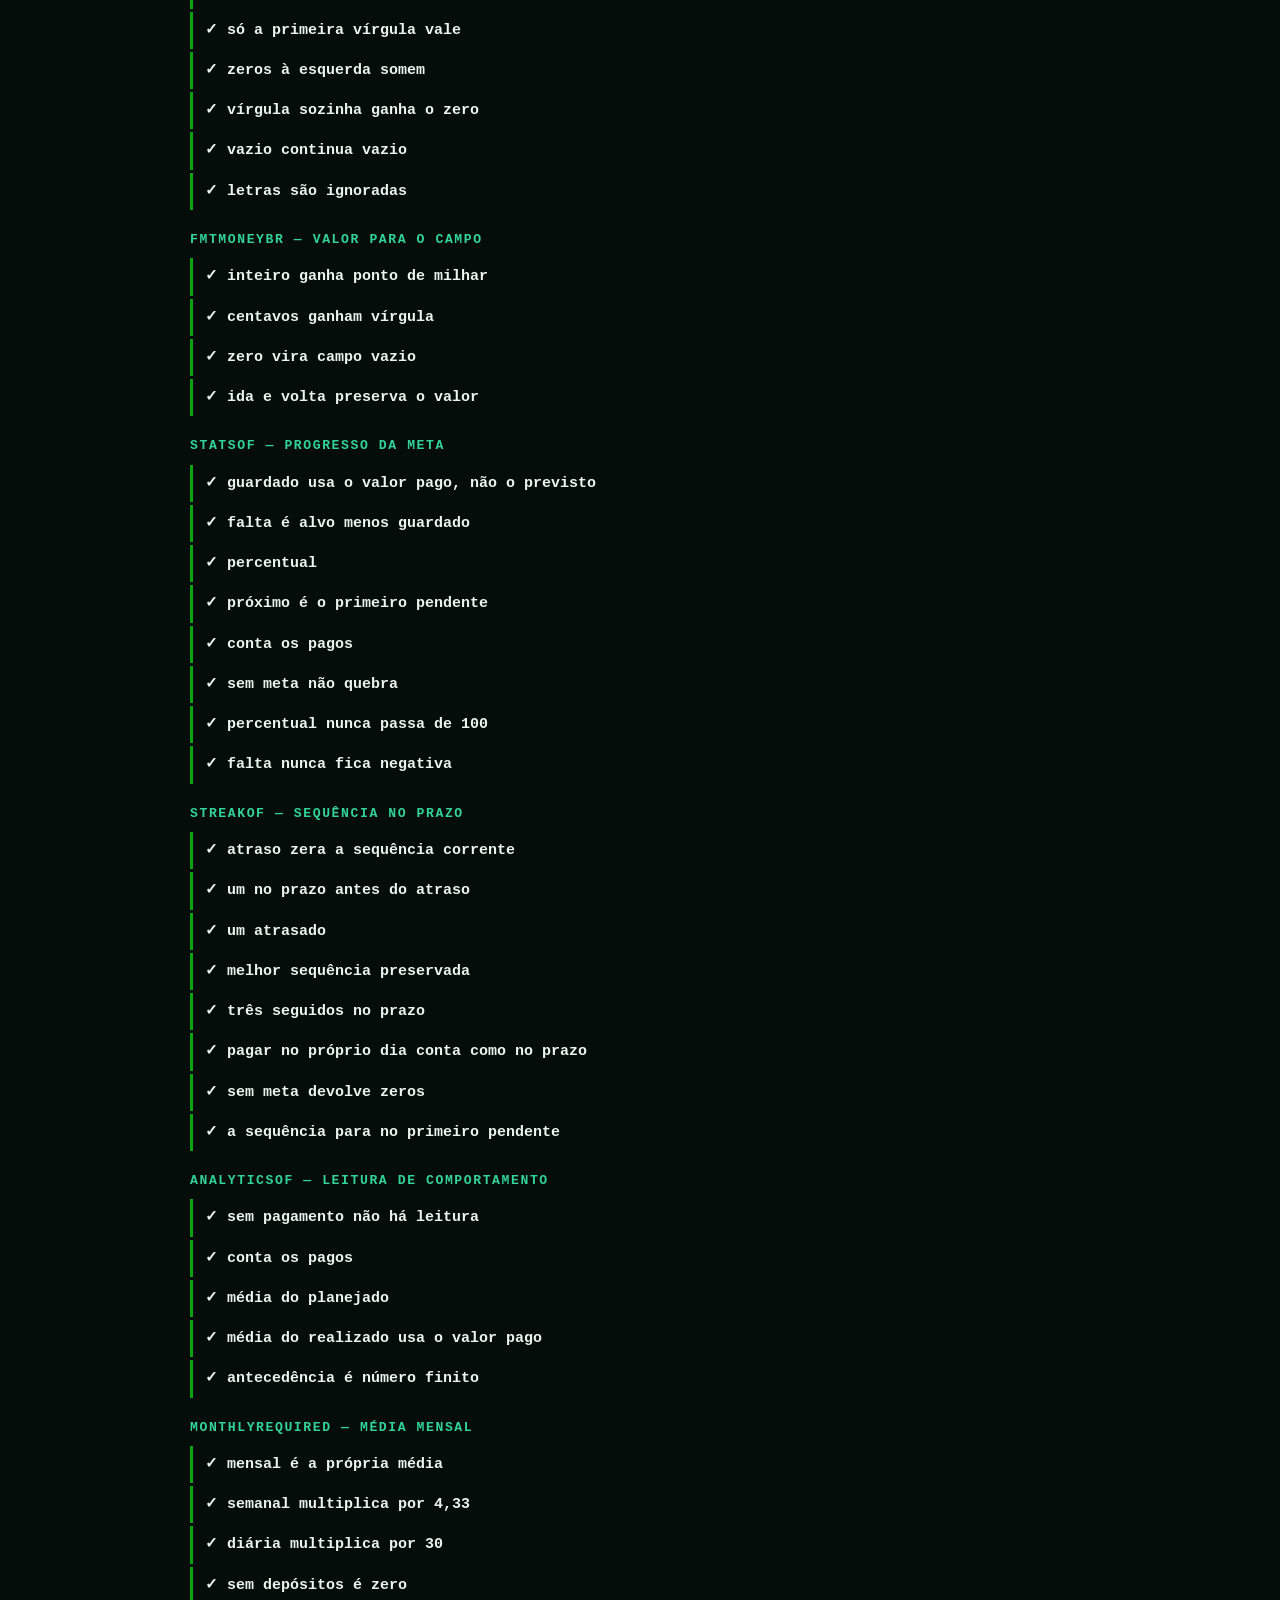
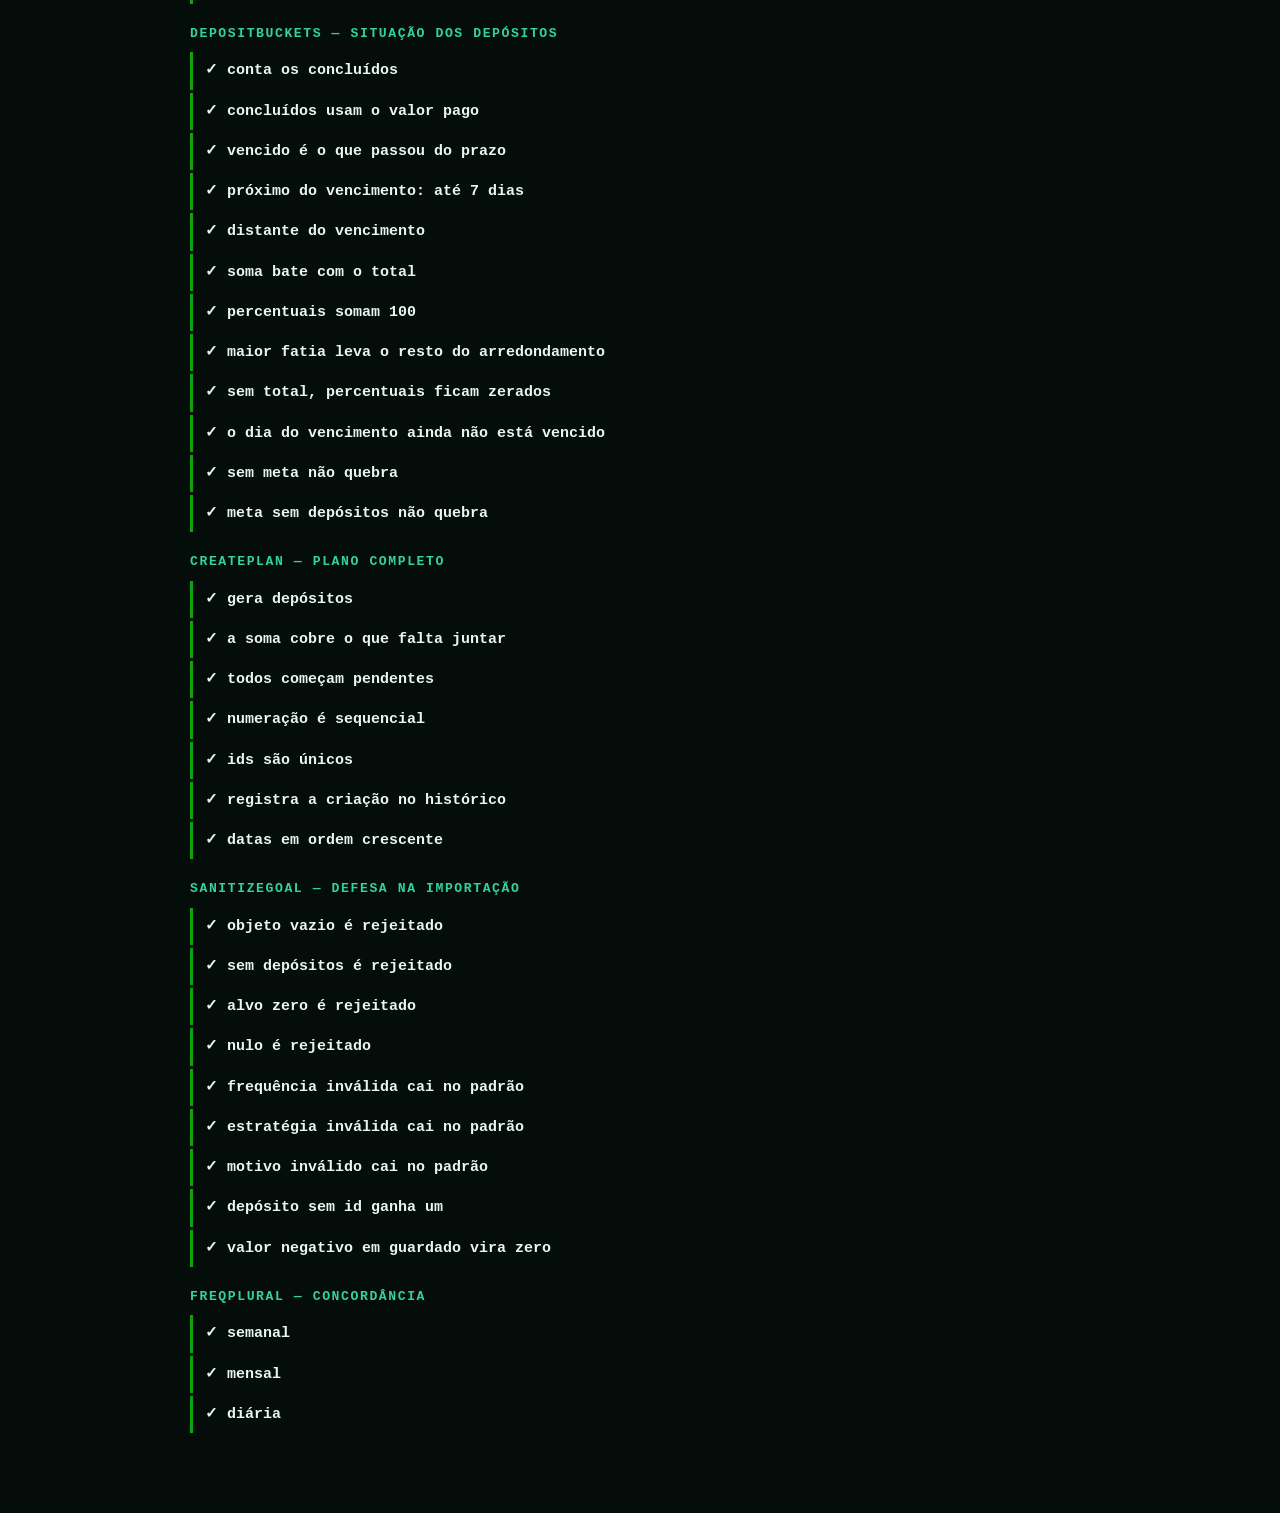
<file: testes.html>
<!doctype html>
<html lang="pt-BR">
  <head>
    <meta charset="UTF-8" />
    <meta name="viewport" content="width=device-width, initial-scale=1.0" />
    <title>Poupaê — testes</title>
    <style>
      :root { color-scheme: dark; }
      body {
        margin: 0;
        padding: 28px 20px 60px;
        background: #050d0a;
        color: #eaf5ef;
        font: 15px/1.55 ui-monospace, "Cascadia Code", Consolas, monospace;
      }
      main { max-width: 900px; margin: 0 auto; }
      h1 { font-size: 1.3rem; margin: 0 0 4px; }
      .sub { color: #748c81; margin: 0 0 22px; font-size: 0.85rem; }
      #resumo {
        padding: 14px 18px;
        border-radius: 14px;
        border: 1px solid rgba(255, 255, 255, 0.1);
        margin-bottom: 18px;
        font-weight: 700;
      }
      #resumo.ok { background: rgba(12, 163, 12, 0.14); border-color: #0ca30c; }
      #resumo.fail { background: rgba(208, 59, 59, 0.14); border-color: #d03b3b; }
      .grupo { margin-bottom: 20px; }
      .grupo > h2 { font-size: 0.82rem; letter-spacing: 0.12em; text-transform: uppercase; color: #34d399; margin: 0 0 8px; }
      .caso { padding: 7px 12px; border-left: 3px solid #2c3b35; margin-bottom: 3px; border-radius: 0 8px 8px 0; }
      .caso.pass { border-color: #0ca30c; }
      .caso.fail { border-color: #d03b3b; background: rgba(208, 59, 59, 0.1); }
      .caso b { font-weight: 600; }
      .caso .det { display: block; color: #a6bdb1; font-size: 0.82rem; margin-top: 3px; }
      .caso.fail .det { color: #ffb3b3; }
    </style>
  </head>
  <body>
    <main>
      <h1>Poupaê — testes das funções puras</h1>
      <p class="sub">
        Carrega o <code>core.js</code> de verdade — o mesmo que o app usa —
        e exercita o cálculo do plano. Funciona abrindo o arquivo direto
        do disco ou por um servidor local.
      </p>
      <div id="resumo">executando…</div>
      <div id="saida"></div>
    </main>

    <!-- Sem iframe de propósito: abrir por file:// dá origem "null" a cada
         arquivo, o que torna o iframe cross-origin e bloqueia todo acesso
         a ele. Como core.js não depende de DOM, basta carregá-lo aqui. -->
    <script src="core.js"></script>

    <script>
      const grupos = [];
      let atual = null;
      let passou = 0;
      let falhou = 0;

      const grupo = (nome) => { atual = { nome, casos: [] }; grupos.push(atual); };

      function checa(nome, obtido, esperado) {
        const a = JSON.stringify(obtido);
        const b = JSON.stringify(esperado);
        const ok = a === b;
        ok ? passou++ : falhou++;
        atual.casos.push({ nome, ok, det: ok ? "" : `obtido ${a} · esperado ${b}` });
      }

      function checaQue(nome, condicao, detalhe = "") {
        condicao ? passou++ : falhou++;
        atual.casos.push({ nome, ok: !!condicao, det: condicao ? "" : detalhe || "condição falsa" });
      }

      const perto = (a, b, tol = 0.011) => Math.abs(a - b) <= tol;

      function rodar() {
        /* ── buildAmounts ── */
        grupo("buildAmounts — divisão do total");
        checa("valor fixo divide igualmente", buildAmounts(100, 4, "fixed"), [25, 25, 25, 25]);
        checaQue("a soma bate com o total pedido",
          perto(buildAmounts(1000, 7, "fixed").reduce((a, b) => a + b, 0), 1000),
          "arredondamento não pode criar nem perder centavos");
        checaQue("progressiva soma o total mesmo com resto",
          perto(buildAmounts(10000, 53, "progressive").reduce((a, b) => a + b, 0), 10000));
        checaQue("progressiva é sempre crescente", (() => {
          const v = buildAmounts(5000, 10, "progressive");
          return v.every((x, i) => i === 0 || x >= v[i - 1]);
        })());
        checaQue("flexível varia mas fica perto da média", (() => {
          const v = buildAmounts(1200, 12, "flexible");
          const media = 100;
          return v.every((x) => x > media * 0.6 && x < media * 1.5);
        })());
        checa("um só período recebe tudo", buildAmounts(750, 1, "progressive"), [750]);
        checa("zero períodos não quebra", buildAmounts(500, 0, "fixed"), [500]);
        checa("total zero devolve zeros", buildAmounts(0, 3, "fixed"), [0, 0, 0]);

        /* ── countPeriods ── */
        // O primeiro depósito cai no próprio dia de início, então o
        // intervalo é inclusivo nas duas pontas: 1 a 8 de janeiro dá dois
        // depósitos semanais, não um. É o que gera 53 num plano de um ano.
        grupo("countPeriods — quantidade de depósitos");
        checa("semanal conta o dia inicial e o final", countPeriods("2026-01-01", "2026-01-08", "weekly"), 2);
        checa("janeiro inteiro, diária", countPeriods("2026-01-01", "2026-01-31", "daily"), 31);
        checa("um ano, mensal, com as duas pontas", countPeriods("2026-01-01", "2027-01-01", "monthly"), 13);
        checa("um ano, semanal, dá 53", countPeriods("2026-01-01", "2026-12-31", "weekly"), 53);
        checa("prazo no passado devolve 1", countPeriods("2026-06-01", "2026-01-01", "weekly"), 1);
        checa("mesmo dia devolve 1", countPeriods("2026-03-10", "2026-03-10", "weekly"), 1);
        checaQue("nunca passa do teto de 730", countPeriods("2020-01-01", "2040-01-01", "daily") <= 730);

        /* ── parseMoney (bug do separador decimal) ── */
        grupo("parseMoney — separador decimal");
        checa("ponto decimal do input number", parseMoney("999.90"), 999.9);
        checa("1500.50 não vira 150050", parseMoney("1500.50"), 1500.5);
        checa("inteiro simples", parseMoney("18000"), 18000);
        checa("formato pt-BR com vírgula", parseMoney("1.234,56"), 1234.56);
        checa("vazio é zero", parseMoney(""), 0);
        checa("texto inválido é zero", parseMoney("abc"), 0);
        checa("milhar da máscara sem vírgula", parseMoney("18.000"), 18000);
        checa("milhar duplo da máscara", parseMoney("1.234.567"), 1234567);
        checa("999.90 continua decimal (grupo de 2)", parseMoney("999.90"), 999.9);

        grupo("maskMoneyText — texto do campo");
        checa("milhar a partir de 4 dígitos", maskMoneyText("1234"), "1.234");
        checa("milhar duplo", maskMoneyText("1234567"), "1.234.567");
        checa("abaixo de mil não separa", maskMoneyText("123"), "123");
        // regressão: apagar um dígito de "1.234" não pode virar decimal
        checa("apagar de 1.234 devolve 123", maskMoneyText("1.23"), "123");
        checa("apagar de 10.000 devolve 1.000", maskMoneyText("10.00"), "1.000");
        checa("vírgula preservada", maskMoneyText("1628,5"), "1.628,5");
        checa("no máximo duas casas", maskMoneyText("1,235"), "1,23");
        checa("só a primeira vírgula vale", maskMoneyText("1,2,3"), "1,23");
        checa("zeros à esquerda somem", maskMoneyText("0012"), "12");
        checa("vírgula sozinha ganha o zero", maskMoneyText(","), "0,");
        checa("vazio continua vazio", maskMoneyText(""), "");
        checa("letras são ignoradas", maskMoneyText("a1b2c3"), "123");

        grupo("fmtMoneyBR — valor para o campo");
        checa("inteiro ganha ponto de milhar", fmtMoneyBR(18000), "18.000");
        checa("centavos ganham vírgula", fmtMoneyBR(1628.5), "1.628,50");
        checa("zero vira campo vazio", fmtMoneyBR(0), "");
        checa("ida e volta preserva o valor", parseMoney(fmtMoneyBR(1234.56)), 1234.56);

        /* ── statsOf ── */
        grupo("statsOf — progresso da meta");
        const meta = {
          targetAmount: 1000, currentAmount: 100, deadline: "2030-01-01",
          frequency: "weekly",
          deposits: [
            { id: "a", number: 1, date: "2026-01-01", amount: 300, paid: true, paidAt: "2026-01-01T10:00:00.000Z", paidAmount: 300 },
            { id: "b", number: 2, date: "2026-01-08", amount: 300, paid: true, paidAt: "2026-01-09T10:00:00.000Z", paidAmount: 200 },
            { id: "c", number: 3, date: "2026-01-15", amount: 300, paid: false, paidAt: "", paidAmount: 0 },
          ],
        };
        const st = statsOf(meta);
        checa("guardado usa o valor pago, não o previsto", st.saved, 600);
        checa("falta é alvo menos guardado", st.remaining, 400);
        checa("percentual", Math.round(st.percent), 60);
        checa("próximo é o primeiro pendente", st.next.id, "c");
        checa("conta os pagos", st.paid.length, 2);
        checa("sem meta não quebra", statsOf(null).percent, 0);
        checaQue("percentual nunca passa de 100", (() => {
          const cheia = { ...meta, targetAmount: 100 };
          return statsOf(cheia).percent === 100;
        })());
        checaQue("falta nunca fica negativa", statsOf({ ...meta, targetAmount: 100 }).remaining === 0);

        /* ── streakOf ── */
        grupo("streakOf — sequência no prazo");
        const s1 = streakOf(meta);
        checa("atraso zera a sequência corrente", s1.current, 0);
        checa("um no prazo antes do atraso", s1.onTime, 1);
        checa("um atrasado", s1.late, 1);
        checa("melhor sequência preservada", s1.best, 1);
        const todosNoPrazo = { ...meta, deposits: meta.deposits.map((d) => ({ ...d, paid: true, paidAt: `${d.date}T09:00:00.000Z`, paidAmount: d.amount })) };
        checa("três seguidos no prazo", streakOf(todosNoPrazo).current, 3);
        checa("pagar no próprio dia conta como no prazo",
          streakOf({ deposits: [{ date: "2026-05-10", paid: true, paidAt: "2026-05-10T23:00:00.000Z" }] }).current, 1);
        checa("sem meta devolve zeros", streakOf(null).best, 0);
        checaQue("a sequência para no primeiro pendente", (() => {
          const g = { deposits: [
            { date: "2026-01-01", paid: true, paidAt: "2026-01-01T09:00:00.000Z" },
            { date: "2026-01-08", paid: false, paidAt: "" },
            { date: "2026-01-15", paid: true, paidAt: "2026-01-15T09:00:00.000Z" },
          ] };
          return streakOf(g).current === 1;
        })(), "o pagamento depois de um buraco não pode continuar a contagem");

        /* ── analyticsOf ── */
        grupo("analyticsOf — leitura de comportamento");
        checa("sem pagamento não há leitura", analyticsOf({ deposits: [] }), null);
        const an = analyticsOf(meta);
        checa("conta os pagos", an.total, 2);
        checa("média do planejado", an.planejado, 300);
        checa("média do realizado usa o valor pago", an.realizado, 250);
        checaQue("antecedência é número finito", Number.isFinite(an.antecedencia));

        /* ── monthlyRequired ── */
        grupo("monthlyRequired — média mensal");
        const mensal = { frequency: "monthly", deposits: [{ amount: 500 }, { amount: 500 }] };
        checa("mensal é a própria média", monthlyRequired(mensal), 500);
        checa("semanal multiplica por 4,33", monthlyRequired({ frequency: "weekly", deposits: [{ amount: 100 }] }), 433);
        checa("diária multiplica por 30", monthlyRequired({ frequency: "daily", deposits: [{ amount: 10 }] }), 300);
        checa("sem depósitos é zero", monthlyRequired({ frequency: "weekly", deposits: [] }), 0);

        /* ── depositBuckets ── */
        grupo("depositBuckets — situação dos depósitos");
        (function () {
          const hoje = new Date("2026-03-10T12:00:00");
          const meta = {
            targetAmount: 1000,
            currentAmount: 0,
            deposits: [
              { date: "2026-02-01", amount: 100, paid: true, paidAmount: 100 },
              { date: "2026-02-15", amount: 100, paid: true, paidAmount: 120 },
              { date: "2026-03-05", amount: 100, paid: false },
              { date: "2026-03-12", amount: 100, paid: false },
              { date: "2026-06-01", amount: 100, paid: false },
            ],
          };
          const b = depositBuckets(meta, hoje);
          checa("conta os concluídos", b.concluidos.count, 2);
          checa("concluídos usam o valor pago", b.concluidos.total, 220);
          checa("vencido é o que passou do prazo", b.vencidos.count, 1);
          checa("próximo do vencimento: até 7 dias", b.proximos.count, 1);
          checa("distante do vencimento", b.futuros.count, 1);
          checa("soma bate com o total", b.total, 520);
          checa("percentuais somam 100", b.concluidos.percent + b.vencidos.percent + b.proximos.percent + b.futuros.percent, 100);
          checa("maior fatia leva o resto do arredondamento", b.concluidos.percent, 43);
          checa("sem total, percentuais ficam zerados", depositBuckets({ deposits: [] }).concluidos.percent, 0);
          checa("o dia do vencimento ainda não está vencido",
            depositBuckets({ deposits: [{ date: "2026-03-10", amount: 50, paid: false }] }, hoje).vencidos.count, 0);
          checa("sem meta não quebra", depositBuckets(null).total, 0);
          checa("meta sem depósitos não quebra", depositBuckets({ deposits: [] }).total, 0);
        })();

        /* ── createPlan ── */
        grupo("createPlan — plano completo");
        const plano = createPlan({
          name: "Teste", targetAmount: 1200, currentAmount: 200, deadline: "2026-12-31",
          frequency: "monthly", strategy: "fixed", monthlyCapacity: 0, reason: "reserva",
        });
        checaQue("gera depósitos", plano.deposits.length > 0);
        checaQue("a soma cobre o que falta juntar",
          perto(plano.deposits.reduce((s, d) => s + d.amount, 0), 1000),
          "alvo 1200 com 200 já guardados pede 1000");
        checaQue("todos começam pendentes", plano.deposits.every((d) => !d.paid));
        checaQue("numeração é sequencial", plano.deposits.every((d, i) => d.number === i + 1));
        checaQue("ids são únicos", new Set(plano.deposits.map((d) => d.id)).size === plano.deposits.length);
        checaQue("registra a criação no histórico", plano.history[0].type === "created");
        checaQue("datas em ordem crescente",
          plano.deposits.every((d, i) => i === 0 || d.date >= plano.deposits[i - 1].date));

        /* ── sanitizeGoal (importação) ── */
        grupo("sanitizeGoal — defesa na importação");
        checa("objeto vazio é rejeitado", sanitizeGoal({}), null);
        checa("sem depósitos é rejeitado", sanitizeGoal({ name: "x", targetAmount: 100 }), null);
        checa("alvo zero é rejeitado", sanitizeGoal({ name: "x", targetAmount: 0, deposits: [] }), null);
        checa("nulo é rejeitado", sanitizeGoal(null), null);
        const limpa = sanitizeGoal({ name: "Ok", targetAmount: 500, deposits: [{ amount: 50 }], frequency: "inventada", strategy: "hacker", reason: "xxx" });
        checa("frequência inválida cai no padrão", limpa.frequency, "weekly");
        checa("estratégia inválida cai no padrão", limpa.strategy, "fixed");
        checa("motivo inválido cai no padrão", limpa.reason, "reserva");
        checaQue("depósito sem id ganha um", !!limpa.deposits[0].id);
        checaQue("valor negativo em guardado vira zero",
          sanitizeGoal({ name: "n", targetAmount: 100, currentAmount: -50, deposits: [] }).currentAmount === 0);

        /* ── plural ── */
        grupo("freqPlural — concordância");
        checa("semanal", freqPlural("weekly"), "semanais");
        checa("mensal", freqPlural("monthly"), "mensais");
        checa("diária", freqPlural("daily"), "diários");

        desenhar();
      }

      function desenhar() {
        const total = passou + falhou;
        const resumo = document.getElementById("resumo");
        resumo.className = falhou ? "fail" : "ok";
        resumo.textContent = falhou
          ? `${falhou} de ${total} falharam · ${passou} passaram`
          : `${passou} testes passaram`;

        document.getElementById("saida").innerHTML = grupos.map((g) => `
          <section class="grupo">
            <h2>${g.nome}</h2>
            ${g.casos.map((c) => `
              <div class="caso ${c.ok ? "pass" : "fail"}">
                <b>${c.ok ? "✓" : "✕"} ${c.nome}</b>
                ${c.det ? `<span class="det">${c.det}</span>` : ""}
              </div>`).join("")}
          </section>`).join("");

        window.__resultado = { passou, falhou, total,
          falhas: grupos.flatMap((g) => g.casos.filter((c) => !c.ok).map((c) => `${g.nome} · ${c.nome}: ${c.det}`)) };
      }

      try {
        rodar();
      } catch (err) {
        document.getElementById("resumo").className = "fail";
        document.getElementById("resumo").textContent = `erro ao rodar: ${err.message}`;
        window.__resultado = { erro: err.message, stack: err.stack };
      }
    </script>
  </body>
</html>
</file>
<file: styles.css>
/* ============================================================
   POUPAÊ — sistema visual
   ============================================================ */

/* O nome do app não usa fonte carregada: é contorno vetorial embutido
   no HTML (símbolo #marcaPoupae e o SVG da abertura), desenhado com a
   Valve. A licença da Typodermic permite publicar o desenho ("logo",
   "web page (not embedded)") mas proíbe publicar o arquivo da fonte
   ("web page (embedded)"). De quebra, some o download da fonte e o
   nome nunca aparece na tipografia errada enquanto ela carrega. */

/* ── tokens ────────────────────────────────────────────── */
:root {
  /* "only" recusa o escurecimento forçado do navegador (Tema escuro
     automático do Chrome no Android e afins). Sem ele, declarar apenas
     "light" sinaliza "página só clara" e o sistema escurece por cima. */
  color-scheme: only dark;

  --page: #050d0a;
  --page-2: #04120c;
  --surface-1: #0c1a15;
  --glass: rgba(20, 36, 30, 0.56);
  --glass-soft: rgba(20, 36, 30, 0.36);
  --glass-brd: rgba(255, 255, 255, 0.09);
  --glass-hi: rgba(255, 255, 255, 0.13);

  --ink: #eaf5ef;
  --ink-2: #a6bdb1;
  --ink-3: #748c81;
  --line: rgba(255, 255, 255, 0.09);
  --grid-line: rgba(255, 255, 255, 0.045);

  /* marca / acentos da interface */
  --series-1: #34d399;
  --series-1-soft: #6ee7b7;
  --series-1-deep: #0d8f66;
  --series-2: #a78bfa;
  --series-2-soft: #c9b8ff;

  /* marcas do gráfico — validadas p/ a superfície escura #0d1a15
     (faixa L 0.48–0.67 · CVD ΔE 26.0 · normal ΔE 33.3 · contraste >= 3:1) */
  --viz-1: #0ea975; /* realizado */
  --viz-2: #7c5cff; /* planejado */

  --good: #0ca30c;
  --warn: #fab219;
  --crit: #d03b3b;
  --gold: #e2c178;

  --r-xl: 30px;
  --r-lg: 22px;
  --r-md: 16px;
  --r-sm: 11px;

  --ease: cubic-bezier(0.22, 1, 0.36, 1);
  --ease-pop: cubic-bezier(0.34, 1.4, 0.64, 1);
  --shadow: 0 30px 90px rgba(0, 0, 0, 0.45);
  --shadow-sm: 0 14px 40px rgba(0, 0, 0, 0.32);
  /* contorno sóbrio no lugar da antiga aura verde */
  --glow: 0 0 0 1px rgba(52, 211, 153, 0.28);

  --safe-b: env(safe-area-inset-bottom, 0px);
}

/* Os navegadores que escurecem à força (Samsung Internet, Tema escuro
   automático do Android) decidem se o site "já tem modo escuro" procurando
   regras prefers-color-scheme. Este bloco existe como esse sinal — os
   valores são idênticos aos do :root, nada muda visualmente. */
@media (prefers-color-scheme: dark) {
  :root { color-scheme: only dark; }
  body { background-color: #050d0a; color: #eaf5ef; }
}

/* SVG inline também é alvo do escurecimento forçado */
svg { color-scheme: only dark; }

* { box-sizing: border-box; }
*::selection { background: color-mix(in srgb, var(--series-1) 32%, transparent); color: var(--ink); }

html { -webkit-text-size-adjust: 100%; }

body {
  margin: 0;
  min-height: 100vh;
  min-height: 100dvh; /* evita o "pulo" da barra do navegador no celular */
  font-family: Inter, system-ui, -apple-system, "Segoe UI", sans-serif;
  color: var(--ink);
  background: var(--page);
  overflow-x: hidden;
  -webkit-font-smoothing: antialiased;
  transition: background 500ms var(--ease), color 500ms var(--ease);
}

.is-hidden { display: none !important; }
.muted { color: var(--ink-2); }

/* ── toque ──────────────────────────────────────────────
   Sem o quadrado de realce ao tocar, e sem selecionar texto
   no celular. Só os campos digitáveis seguem selecionáveis,
   senão não dá para editar nem posicionar o cursor.        */
html {
  -webkit-tap-highlight-color: transparent;
}

@media (pointer: coarse) {
  body {
    -webkit-user-select: none;
    user-select: none;
    -webkit-touch-callout: none; /* sem menu de copiar no toque longo */
  }

  input,
  textarea,
  select,
  [contenteditable] {
    -webkit-user-select: text;
    user-select: text;
    -webkit-touch-callout: default;
  }
}

/* ── barra de rolagem oculta (a rolagem continua normal) ─
   A barra do documento, no Android, é desenhada pelo navegador como
   sobreposição e nenhum estilo a alcança. Por isso a rolagem passa
   para #scroller, que é 30px mais largo que a tela: a barra cai nesse
   pedaço, que o body corta fora. Funciona por geometria, sem depender
   de o navegador suportar scrollbar-width. */
html, body {
  height: 100%;
  overflow: hidden;
}

#scroller {
  height: 100%;
  overflow-y: auto;
  overflow-x: hidden;
  margin-right: -30px;
  padding-right: 30px;
  overscroll-behavior-y: contain;
  -webkit-overflow-scrolling: touch;

  /* onde o navegador aceita, esconde direto */
  scrollbar-width: none;
  -ms-overflow-style: none;
}
#scroller::-webkit-scrollbar { display: none; }

.route-scroll,
.table-scroll,
.cmd-list,
.menu { scrollbar-width: none; }
.route-scroll::-webkit-scrollbar,
.table-scroll::-webkit-scrollbar,
.cmd-list::-webkit-scrollbar,
.menu::-webkit-scrollbar { display: none; }

/* ── camadas de fundo ──────────────────────────────────── */
.bg-glow,
.bg-grid,
.bg-grain {
  position: fixed;
  inset: 0;
  pointer-events: none;
  z-index: 0;
}

.bg-glow {
  overflow: hidden;
  background: linear-gradient(180deg, var(--page), var(--page-2));
}

.blob {
  position: absolute;
  border-radius: 50%;
  /* a suavidade já vem desenhada na imagem: dispensa o blur() caro */
  background-size: 100% 100%;
  background-repeat: no-repeat;
  will-change: transform;
}

.b1 {
  width: 44vw; height: 44vw; left: -8vw; top: -10vw;
  background-image: url("icons/acento/bolha-menta.png");
  opacity: 0.35;
  animation: drift1 26s var(--ease) infinite alternate;
}
.b2 {
  width: 38vw; height: 38vw; right: -6vw; top: 4vw;
  background-image: url("icons/acento/bolha-violeta.png");
  opacity: 0.31;
  animation: drift2 32s var(--ease) infinite alternate;
}
.b3 {
  width: 48vw; height: 48vw; left: 22vw; bottom: -22vw;
  background-image: url("icons/acento/bolha-suave.png");
  opacity: 0.26;
  animation: drift3 38s var(--ease) infinite alternate;
}
.b4 {
  width: 26vw; height: 26vw; right: 16vw; bottom: 4vw;
  background-image: url("icons/acento/bolha-ouro.png");
  opacity: 0.21;
  animation: drift2 44s var(--ease) infinite alternate-reverse;
}

@keyframes drift1 { to { transform: translate3d(12vw, 8vh, 0) scale(1.18); } }
@keyframes drift2 { to { transform: translate3d(-14vw, 12vh, 0) scale(0.86); } }
@keyframes drift3 { to { transform: translate3d(-10vw, -12vh, 0) scale(1.12); } }

.bg-grid {
  background-image:
    linear-gradient(var(--grid-line) 1px, transparent 1px),
    linear-gradient(90deg, var(--grid-line) 1px, transparent 1px);
  background-size: 64px 64px;
  mask-image: radial-gradient(120% 90% at 50% 0%, #000 20%, transparent 78%);
}

.bg-grain {
  opacity: 0.32;
  mix-blend-mode: overlay;
  background-image: url("data:image/svg+xml,%3Csvg xmlns='http://www.w3.org/2000/svg' width='180' height='180'%3E%3Cfilter id='n'%3E%3CfeTurbulence type='fractalNoise' baseFrequency='0.85' numOctaves='4' stitchTiles='stitch'/%3E%3C/filter%3E%3Crect width='100%25' height='100%25' filter='url(%23n)'/%3E%3C/svg%3E");
}

/* ── tipografia ────────────────────────────────────────── */
.display,
.display-sm,
h1, h2, h3 {
  font-family: Sora, Inter, system-ui, sans-serif;
  letter-spacing: -0.03em;
  margin: 0;
}

.display {
  font-size: clamp(2.6rem, 5.2vw, 4.1rem);
  font-weight: 800;
  line-height: 1.02;
}
.display em {
  font-style: normal;
  background: linear-gradient(105deg, var(--series-1), var(--series-1-soft) 40%, var(--series-2));
  -webkit-background-clip: text;
  background-clip: text;
  color: transparent;
}
.display-sm { font-size: clamp(1.5rem, 2.5vw, 2.1rem); font-weight: 700; }
h2 { font-size: 1.16rem; font-weight: 700; }
h3 { font-size: 1rem; font-weight: 600; }

.eyebrow {
  margin: 0 0 6px;
  font-size: 0.68rem;
  font-weight: 700;
  letter-spacing: 0.16em;
  text-transform: uppercase;
  color: var(--series-1);
  /* o texto é pintado por uma imagem da mesma cor: o escurecimento
     forçado do celular reescreve cores CSS, mas nunca mexe em raster */
  background-image: url("icons/acento/menta.png");
  -webkit-background-clip: text;
  background-clip: text;
  -webkit-text-fill-color: transparent;
}

.lede { color: var(--ink-2); font-size: 1.02rem; line-height: 1.6; max-width: 46ch; }
p { margin: 0; }

/* ── superfícies ───────────────────────────────────────── */
.glass, .glass-soft {
  position: relative;
  border-radius: var(--r-lg);
  border: 1px solid var(--glass-brd);
  background: var(--glass);
  backdrop-filter: blur(22px) saturate(150%);
  -webkit-backdrop-filter: blur(22px) saturate(150%);
  box-shadow: var(--shadow-sm);
}
.glass-soft { background: var(--glass-soft); box-shadow: none; }

.glass::before, .glass-soft::before {
  content: "";
  position: absolute;
  inset: 0;
  border-radius: inherit;
  padding: 1px;
  background: linear-gradient(160deg, var(--glass-hi), transparent 42%);
  -webkit-mask: linear-gradient(#000 0 0) content-box, linear-gradient(#000 0 0);
  mask: linear-gradient(#000 0 0) content-box, linear-gradient(#000 0 0);
  -webkit-mask-composite: xor;
  mask-composite: exclude;
  pointer-events: none;
}

/* ── marca ─────────────────────────────────────────────── */
.brand { display: flex; align-items: center; gap: 11px; }
.brand .mark {
  display: grid;
  place-items: center;
  width: 42px; height: 42px;
  border-radius: 14px;
  /* escuro nos dois temas: as barras da logo são claras e sumiriam no claro */
  background: linear-gradient(150deg, #0d1c17, #060f0c);
  border: 1px solid color-mix(in srgb, var(--series-1) 30%, transparent);
  box-shadow: inset 0 1px 0 rgba(255, 255, 255, 0.06);
  flex: none;
  overflow: hidden;
}
.brand .mark img {
  width: 80%;
  height: 80%;
  object-fit: contain;
  display: block;
}

.brand-text { display: grid; line-height: 1.15; }
/* o nome é desenho, não texto: a altura manda e a largura acompanha */
.brand-svg { display: block; height: 20px; width: auto; color: var(--ink); }
.brand-text i {
  font-style: normal;
  font-size: 0.66rem;
  letter-spacing: 0.22em;
  text-transform: uppercase;
  color: var(--ink-3);
}
.brand-lg .mark { width: 58px; height: 58px; border-radius: 18px; }
.brand-lg .brand-svg { height: 27px; }
.brand-sm .mark { width: 36px; height: 36px; border-radius: 12px; }

/* ── botões ────────────────────────────────────────────── */
.btn {
  position: relative;
  display: inline-flex;
  align-items: center;
  justify-content: center;
  gap: 8px;
  padding: 12px 20px;
  border-radius: 999px;
  border: 1px solid transparent;
  font: inherit;
  font-size: 0.9rem;
  font-weight: 600;
  cursor: pointer;
  overflow: hidden;
  transition: transform 260ms var(--ease-pop), box-shadow 260ms var(--ease), background 260ms var(--ease), border-color 260ms var(--ease), color 260ms var(--ease);
}
.btn > span { position: relative; z-index: 2; }
.btn:active { transform: scale(0.965); }

.btn-primary {
  color: #04170f;
  background: linear-gradient(120deg, var(--series-1), var(--series-1-soft));
  box-shadow: var(--glow);
}
.btn-primary:hover { transform: translateY(-2px); }
.btn-primary:disabled { opacity: 0.5; cursor: not-allowed; box-shadow: none; }

.btn-ghost {
  color: var(--ink);
  border-color: var(--glass-brd);
  background: var(--glass-soft);
  backdrop-filter: blur(14px);
}
.btn-ghost:hover { border-color: color-mix(in srgb, var(--series-1) 42%, transparent); color: var(--series-1); transform: translateY(-2px); }

.btn-danger { color: var(--crit); border-color: color-mix(in srgb, var(--crit) 34%, transparent); background: color-mix(in srgb, var(--crit) 10%, transparent); }
.btn-danger:hover { background: color-mix(in srgb, var(--crit) 18%, transparent); }

.btn-block { width: 100%; }

.link {
  background: none;
  border: 0;
  padding: 4px 2px;
  font: inherit;
  font-size: 0.85rem;
  font-weight: 600;
  color: var(--series-1);
  cursor: pointer;
  border-bottom: 1px solid transparent;
  transition: border-color 220ms var(--ease);
}
.link:hover { border-color: currentColor; }

.icon-btn {
  display: grid;
  place-items: center;
  width: 40px; height: 40px;
  border-radius: 50%;
  border: 1px solid var(--glass-brd);
  background: var(--glass-soft);
  color: var(--ink);
  cursor: pointer;
  transition: transform 300ms var(--ease-pop), color 260ms var(--ease), border-color 260ms var(--ease);
}
.icon-btn svg { width: 19px; height: 19px; }
.icon-btn:hover { color: var(--series-1); border-color: color-mix(in srgb, var(--series-1) 42%, transparent); transform: rotate(18deg); }

.pill {
  display: inline-flex;
  align-items: center;
  gap: 6px;
  padding: 6px 13px;
  border-radius: 999px;
  font-size: 0.76rem;
  font-weight: 600;
  color: var(--ink-2);
  border: 1px solid var(--glass-brd);
  background: var(--glass-soft);
  white-space: nowrap;
}

/* ── campos ────────────────────────────────────────────── */
.field { position: relative; display: block; }
.field > input,
.field > select {
  width: 100%;
  padding: 21px 14px 9px;
  border-radius: var(--r-md);
  border: 1px solid var(--glass-brd);
  background: color-mix(in srgb, var(--surface-1) 42%, transparent);
  color: var(--ink);
  font: inherit;
  font-size: 0.94rem;
  outline: none;
  transition: border-color 240ms var(--ease), box-shadow 240ms var(--ease), background 240ms var(--ease);
}
.field > select { appearance: none; padding-right: 38px; cursor: pointer; }
.field > select option { background: var(--surface-1); color: var(--ink); }
.field:has(select:not(.picker-nativo))::after {
  content: "";
  position: absolute;
  right: 16px; top: 26px;
  width: 8px; height: 8px;
  border-right: 2px solid var(--ink-3);
  border-bottom: 2px solid var(--ink-3);
  transform: rotate(45deg);
  pointer-events: none;
}
.field > span {
  position: absolute;
  left: 15px; top: 15px;
  font-size: 0.92rem;
  color: var(--ink-3);
  pointer-events: none;
  transform-origin: left top;
  transition: transform 240ms var(--ease), color 240ms var(--ease);
}
.field > input:focus + span,
.field > input:not(:placeholder-shown) + span,
.field > input[type="date"] + span,
.field > select + span {
  transform: translateY(-9px) scale(0.76);
  color: var(--series-1);
}
.field > input:focus,
.field > select:focus {
  border-color: color-mix(in srgb, var(--series-1) 55%, transparent);
  box-shadow: 0 0 0 4px color-mix(in srgb, var(--series-1) 14%, transparent);
}
.field > input[type="date"] { color-scheme: inherit; }
.field-btn {
  position: absolute;
  right: 10px; top: 50%;
  transform: translateY(-50%);
  border: 0;
  background: none;
  color: var(--series-1);
  font: inherit;
  font-size: 0.78rem;
  font-weight: 600;
  cursor: pointer;
}
.field-inline > input { padding: 15px 14px 9px; font-size: 0.88rem; }
.field-inline > span { top: 12px; font-size: 0.85rem; }

/* ── seletores próprios (motivo e data) ─────────────────────
   A lista do <select> e o calendário do <input type="date"> são
   desenhados pelo sistema e nenhum CSS os alcança. Então o controle
   nativo vira apenas o guardador do valor — invisível, fora da ordem
   de tabulação — e a interface visível é construída aqui. Assim
   readForm() e o reset() do formulário seguem funcionando sem mudança. */
.picker-nativo {
  position: absolute;
  width: 1px; height: 1px;
  opacity: 0;
  pointer-events: none;
}

.picker { position: relative; }
.picker-btn {
  width: 100%;
  display: flex;
  align-items: center;
  gap: 9px;
  min-height: 52px;
  padding: 21px 38px 9px 14px;
  border-radius: var(--r-md);
  border: 1px solid var(--glass-brd);
  background: color-mix(in srgb, var(--surface-1) 42%, transparent);
  color: var(--ink);
  font: inherit;
  font-size: 0.94rem;
  text-align: left;
  cursor: pointer;
  transition: border-color 240ms var(--ease), background 240ms var(--ease);
}
.picker-btn:hover { border-color: color-mix(in srgb, var(--series-1) 30%, transparent); }
.picker-btn:focus-visible {
  outline: none;
  border-color: color-mix(in srgb, var(--series-1) 55%, transparent);
  box-shadow: 0 0 0 4px color-mix(in srgb, var(--series-1) 14%, transparent);
}
.picker.is-open .picker-btn { border-color: color-mix(in srgb, var(--series-1) 55%, transparent); }

.picker-lab {
  position: absolute;
  left: 15px; top: 15px;
  font-size: 0.92rem;
  color: var(--series-1);
  pointer-events: none;
  transform: translateY(-9px) scale(0.76);
  transform-origin: left top;
}
.picker-txt { flex: 1; min-width: 0; overflow: hidden; text-overflow: ellipsis; white-space: nowrap; }
.picker-sub { font-size: 0.78rem; color: var(--ink-3); white-space: nowrap; }
.picker-chev {
  position: absolute;
  right: 16px; top: 24px;
  width: 8px; height: 8px;
  border-right: 2px solid var(--ink-3);
  border-bottom: 2px solid var(--ink-3);
  transform: rotate(45deg);
  transition: transform 240ms var(--ease), border-color 240ms var(--ease);
  pointer-events: none;
}
.picker.is-open .picker-chev { transform: rotate(-135deg) translate(-3px, -3px); border-color: var(--series-1); }

.picker-ic {
  width: 26px; height: 26px;
  flex: none;
  display: grid; place-items: center;
  border-radius: 8px;
  background-image: linear-gradient(var(--series-1), var(--series-1));
  color: #04170f;
}
.picker-ic svg { width: 14px; height: 14px; }

.picker-panel {
  position: absolute;
  z-index: 40;
  left: 0; right: 0; top: calc(100% + 7px);
  max-height: 70vh;
  overflow-y: auto;
  scrollbar-width: none;
  overscroll-behavior: contain;
  padding: 7px;
  border-radius: var(--r-md);
  border: 1px solid color-mix(in srgb, var(--series-1) 26%, transparent);
  /* opaco de propósito: um painel flutuante não pode depender de
     backdrop-filter, que falha justamente nos aparelhos mais fracos */
  background: #0f1f1a;
  box-shadow: 0 22px 60px rgba(0, 0, 0, 0.55);
  animation: pickerIn 200ms var(--ease-pop);
}
@keyframes pickerIn { from { opacity: 0; transform: translateY(-8px); } }
.picker-panel[hidden] { display: none; }
.picker-panel::-webkit-scrollbar { display: none; }
/* sem espaço embaixo (campo no pé da tela), o painel abre para cima */
.picker-panel.abre-acima {
  top: auto;
  bottom: calc(100% + 7px);
  /* nasce subindo a partir do campo, e não descendo: descer empurraria
     o painel para fora da borda de cima da tela */
  animation-name: pickerInAcima;
}
@keyframes pickerInAcima { from { opacity: 0; transform: translateY(8px); } }

.picker-opt {
  display: flex;
  align-items: center;
  gap: 11px;
  width: 100%;
  padding: 11px 12px;
  border: 0;
  border-radius: var(--r-sm);
  background: none;
  color: var(--ink);
  font: inherit;
  font-size: 0.9rem;
  text-align: left;
  cursor: pointer;
  transition: background 160ms var(--ease);
}
.picker-opt:hover, .picker-opt:focus-visible { background: var(--glass-soft); outline: none; }
.picker-opt .ic {
  width: 30px; height: 30px;
  flex: none;
  display: grid; place-items: center;
  border-radius: 9px;
  background-image: linear-gradient(color-mix(in srgb, var(--series-1) 15%, transparent), color-mix(in srgb, var(--series-1) 15%, transparent));
  color: var(--series-1);
}
.picker-opt .ic svg { width: 16px; height: 16px; }
.picker-opt .txt { flex: 1; min-width: 0; display: grid; gap: 1px; }
.picker-opt .txt small { font-size: 0.72rem; color: var(--ink-3); }
.picker-opt .tick { color: var(--series-1); font-size: 0.95rem; }
.picker-opt[aria-selected="true"] {
  background-image: linear-gradient(color-mix(in srgb, var(--series-1) 15%, transparent), color-mix(in srgb, var(--series-1) 15%, transparent));
}
.picker-opt[aria-selected="true"] .ic {
  background-image: linear-gradient(var(--series-1), var(--series-1));
  color: #04170f;
}

/* ── calendário ─────────────────────────────────────────── */
.cal { padding: 13px; }
.cal-atalhos { display: flex; gap: 6px; flex-wrap: wrap; margin-bottom: 13px; }
.cal-atalho {
  padding: 7px 12px;
  border-radius: 999px;
  border: 1px solid var(--glass-brd);
  background: var(--glass-soft);
  color: var(--ink-2);
  font: inherit;
  font-size: 0.76rem;
  cursor: pointer;
  transition: background 160ms var(--ease), color 160ms var(--ease);
}
.cal-atalho:hover { color: var(--ink); }
.cal-atalho.is-active {
  border-color: transparent;
  background-image: linear-gradient(var(--series-1), var(--series-1));
  color: #04170f;
  font-weight: 600;
}

.cal-top { display: flex; align-items: center; justify-content: space-between; gap: 10px; margin-bottom: 10px; }
.cal-top b { font-size: 0.92rem; font-weight: 600; }
.cal-nav { display: flex; gap: 4px; }
.cal-nav button {
  width: 30px; height: 30px;
  display: grid; place-items: center;
  border-radius: 9px;
  border: 1px solid var(--glass-brd);
  background: var(--glass-soft);
  color: var(--ink-2);
  font: inherit;
  cursor: pointer;
  transition: color 160ms var(--ease), border-color 160ms var(--ease);
}
.cal-nav button:hover { color: var(--series-1); border-color: color-mix(in srgb, var(--series-1) 38%, transparent); }

.cal-grade { display: grid; grid-template-columns: repeat(7, 1fr); gap: 3px; text-align: center; }
.cal-grade > span {
  padding: 5px 0;
  font-size: 0.66rem;
  text-transform: uppercase;
  color: var(--ink-3);
}
.cal-grade > button {
  aspect-ratio: 1;
  border: 0;
  border-radius: 9px;
  background: none;
  color: var(--ink);
  font: inherit;
  font-size: 0.82rem;
  font-variant-numeric: tabular-nums;
  cursor: pointer;
  transition: background 140ms var(--ease);
}
.cal-grade > button:hover:not(:disabled) { background: var(--glass-soft); }
.cal-grade > button.is-fora { color: var(--ink-3); opacity: 0.42; }
.cal-grade > button:disabled { opacity: 0.25; cursor: not-allowed; }
.cal-grade > button.is-hoje { box-shadow: inset 0 0 0 1px color-mix(in srgb, var(--series-1) 45%, transparent); }
.cal-grade > button.is-sel {
  background-image: linear-gradient(var(--series-1), var(--series-1));
  color: #04170f;
  font-weight: 700;
}
.cal-pe {
  margin-top: 11px;
  padding-top: 10px;
  border-top: 1px solid var(--glass-brd);
  font-size: 0.76rem;
  color: var(--ink-3);
  text-align: center;
}
.cal-pe b { color: var(--series-1); font-weight: 600; }

/* ── frequência: três opções lado a lado ────────────────── */
.freq { position: relative; display: grid; gap: 9px; }
.freq-lab { font-size: 0.7rem; letter-spacing: 0.1em; text-transform: uppercase; color: var(--series-1); }
.freq-grid { display: grid; grid-template-columns: repeat(3, minmax(0, 1fr)); gap: 7px; }
.freq-opt {
  display: grid;
  justify-items: center;
  gap: 5px;
  padding: 13px 8px;
  border: 1px solid var(--glass-brd);
  border-radius: var(--r-md);
  background: color-mix(in srgb, var(--surface-1) 42%, transparent);
  color: var(--ink);
  font: inherit;
  text-align: center;
  cursor: pointer;
  transition: border-color 200ms var(--ease), background 200ms var(--ease);
}
.freq-opt:hover { border-color: color-mix(in srgb, var(--series-1) 34%, transparent); }
.freq-opt:focus-visible { outline: none; box-shadow: 0 0 0 4px color-mix(in srgb, var(--series-1) 14%, transparent); }
.freq-opt .ic {
  width: 30px; height: 30px;
  display: grid; place-items: center;
  border-radius: 9px;
  background-image: linear-gradient(color-mix(in srgb, var(--series-1) 15%, transparent), color-mix(in srgb, var(--series-1) 15%, transparent));
  color: var(--series-1);
}
.freq-opt .ic svg { width: 16px; height: 16px; }
.freq-opt b { font-size: 0.86rem; font-weight: 600; }
.freq-opt small { font-size: 0.7rem; color: var(--ink-3); }
.freq-opt[aria-checked="true"] {
  border-color: color-mix(in srgb, var(--series-1) 45%, transparent);
  background-image: linear-gradient(color-mix(in srgb, var(--series-1) 12%, transparent), color-mix(in srgb, var(--series-1) 12%, transparent));
}
.freq-opt[aria-checked="true"] .ic {
  background-image: linear-gradient(var(--series-1), var(--series-1));
  color: #04170f;
}

.grid-2 { display: grid; grid-template-columns: 1fr 1fr; gap: 12px; }

.switch { display: inline-flex; align-items: center; gap: 9px; font-size: 0.85rem; color: var(--ink-2); cursor: pointer; }
.switch input { position: absolute; opacity: 0; pointer-events: none; }
.switch i {
  width: 38px; height: 22px;
  border-radius: 999px;
  background: color-mix(in srgb, var(--ink-3) 34%, transparent);
  position: relative;
  transition: background 260ms var(--ease);
}
.switch i::after {
  content: "";
  position: absolute;
  top: 3px; left: 3px;
  width: 16px; height: 16px;
  border-radius: 50%;
  background: #fff;
  transition: transform 300ms var(--ease-pop);
}
.switch input:checked + i { background: var(--series-1); }
.switch input:checked + i::after { transform: translateX(16px); }

/* ── AUTENTICAÇÃO ──────────────────────────────────────── */
.auth {
  position: relative;
  z-index: 1;
  min-height: 100vh;
  min-height: 100dvh;
  display: grid;
  grid-template-columns: 1.05fr 0.95fr;
  align-items: center;
  gap: clamp(24px, 5vw, 80px);
  padding: clamp(24px, 5vw, 72px);
  max-width: 1380px;
  margin: 0 auto;
}

.auth-hero { position: relative; display: grid; gap: 22px; }
.auth-points { list-style: none; margin: 0; padding: 0; display: grid; gap: 11px; }
.auth-points li {
  display: flex;
  align-items: center;
  gap: 12px;
  font-size: 0.92rem;
  color: var(--ink-2);
}
.auth-points span {
  display: grid;
  place-items: center;
  width: 30px; height: 30px;
  flex: none;
  border-radius: 10px;
  font-size: 0.72rem;
  font-weight: 700;
  color: var(--series-1);
  border: 1px solid color-mix(in srgb, var(--series-1) 30%, transparent);
  background: color-mix(in srgb, var(--series-1) 10%, transparent);
}

.orbit {
  position: absolute;
  right: -40px; bottom: -30px;
  width: 240px; height: 240px;
  opacity: 0.5;
  pointer-events: none;
}
.orbit-ring {
  position: absolute;
  inset: 0;
  border-radius: 50%;
  border: 1px solid color-mix(in srgb, var(--series-1) 30%, transparent);
}
.orbit-ring.r2 { inset: 30px; border-color: color-mix(in srgb, var(--series-2) 28%, transparent); }
.orbit-ring.r3 { inset: 62px; border-style: dashed; }
.orbit-core {
  position: absolute;
  left: 50%; top: 50%;
  width: 20px; height: 20px;
  margin: -10px 0 0 -10px;
  border-radius: 50%;
  background: var(--series-1);
  box-shadow: 0 0 34px var(--series-1);
  animation: pulse 3.4s var(--ease) infinite;
}
.orbit-sat {
  position: absolute;
  inset: 0;
  animation: spin 18s linear infinite;
}
.orbit-sat::after {
  content: "";
  position: absolute;
  top: -5px; left: 50%;
  width: 10px; height: 10px;
  margin-left: -5px;
  border-radius: 50%;
  background: var(--series-1-soft);
  box-shadow: 0 0 16px var(--series-1);
}
.orbit-sat.s2 { inset: 30px; animation-duration: 13s; animation-direction: reverse; }
.orbit-sat.s2::after { background: var(--series-2); box-shadow: 0 0 16px var(--series-2); }
.orbit-sat.s3 { inset: 62px; animation-duration: 9s; }
.orbit-sat.s3::after { background: var(--gold); box-shadow: 0 0 14px var(--gold); width: 7px; height: 7px; }

@keyframes spin { to { transform: rotate(360deg); } }
@keyframes pulse { 50% { transform: scale(1.5); opacity: 0.7; } }

/* mola: passa do ponto e volta — é o que dá a sensação elástica */
:root { --mola: cubic-bezier(0.34, 1.5, 0.5, 1); }

.auth-card {
  padding: clamp(24px, 3vw, 34px);
  border-radius: var(--r-xl);
  border: 1px solid var(--glass-brd);
  background: var(--glass);
  backdrop-filter: blur(22px) saturate(150%);
  -webkit-backdrop-filter: blur(22px) saturate(150%);
  box-shadow: var(--shadow-sm);
}
/* O cartão chega crescendo, passa um pouco do tamanho e assenta.
   A animação mexe só na forma, nunca na opacidade: quem manda na
   visibilidade é .reveal.in. Se a animação não rodar — aba oculta,
   aparelho poupando bateria — o cartão aparece parado, em vez de
   ficar preso invisível no primeiro quadro. */
.auth-card.reveal.in { animation: cartaoEntra 700ms var(--ease); }
@keyframes cartaoEntra {
  0% { transform: scale(0.93) translateY(16px); }
  55% { transform: scale(1.018) translateY(-4px); }
  78% { transform: scale(0.996) translateY(1px); }
  100% { transform: none; }
}

.tabs {
  position: relative;
  display: grid;
  grid-template-columns: 1fr 1fr;
  padding: 4px;
  margin-bottom: 20px;
  border-radius: 999px;
  background: color-mix(in srgb, var(--surface-1) 40%, transparent);
  border: 1px solid var(--glass-brd);
}
.tab {
  position: relative;
  z-index: 2;
  padding: 11px;
  border: 0;
  background: none;
  border-radius: 999px;
  font: inherit;
  font-size: 0.9rem;
  font-weight: 600;
  color: var(--ink-3);
  cursor: pointer;
  transition: color 280ms var(--ease), transform 420ms var(--mola);
}
.tab.is-active { color: #04170f; }
.tab:active { transform: scale(0.94); }

/* A camada de fora carrega o deslocamento; a de dentro, o esticão. No
   mesmo elemento, a animação do esticão apagaria o deslocamento. */
.tab-glider {
  position: absolute;
  z-index: 1;
  top: 4px; left: 4px;
  width: calc(50% - 4px);
  height: calc(100% - 8px);
  transition: transform 520ms var(--mola);
}
.tab-glider::before {
  content: "";
  position: absolute;
  inset: 0;
  border-radius: 999px;
  background-image: linear-gradient(var(--series-1), var(--series-1));
}
.tabs[data-active="register"] .tab-glider { transform: translateX(100%); }
.tabs.is-trocando .tab-glider::before { animation: estica 520ms var(--ease); }
@keyframes estica {
  0% { transform: scaleX(1); }
  32% { transform: scaleX(1.13); }
  66% { transform: scaleX(0.965); }
  100% { transform: scaleX(1); }
}

.auth-title {
  font-family: Sora, Inter, sans-serif;
  font-size: 1.5rem;
  font-weight: 700;
  letter-spacing: -0.02em;
  text-align: center;
  margin: 0 0 4px;
}
.auth-sub { text-align: center; color: var(--ink-3); font-size: 0.8rem; margin: 0 0 20px; }

/* ── campos com rótulo em cima ──────────────────────────── */
.form { display: grid; grid-template-columns: minmax(0, 1fr); gap: 13px; }
/* minmax(0,1fr) aqui e no campo: um <input> tem largura intrínseca de
   ~20 caracteres e, numa coluna "auto", ela estoura o cartão */
.campo { display: grid; grid-template-columns: minmax(0, 1fr); gap: 6px; }
.campo > label { font-size: 0.76rem; font-weight: 600; color: var(--ink-2); transition: color 200ms var(--ease); }
.campo:focus-within > label { color: var(--series-1); }
.campo-dica { font-size: 0.7rem; color: var(--ink-3); }

.caixa {
  display: flex;
  align-items: center;
  gap: 8px;
  min-width: 0;
  padding: 12px 14px;
  border-radius: var(--r-md);
  border: 1px solid var(--glass-brd);
  background: color-mix(in srgb, var(--surface-1) 42%, transparent);
  transition: border-color 220ms var(--ease), box-shadow 220ms var(--ease);
}
.caixa:focus-within {
  border-color: var(--series-1);
  box-shadow: 0 0 0 3px color-mix(in srgb, var(--series-1) 16%, transparent);
}
.caixa input {
  flex: 1;
  min-width: 0;
  width: 100%;
  border: 0;
  background: none;
  color: var(--ink);
  font: inherit;
  font-size: 0.9rem;
  outline: none;
}
.caixa input::placeholder { color: var(--ink-3); }
.caixa-btn {
  border: 0;
  background: none;
  color: var(--series-1);
  font: inherit;
  font-size: 0.76rem;
  font-weight: 600;
  cursor: pointer;
  padding: 0;
  white-space: nowrap;
}

.btn-entrar {
  width: 100%;
  min-width: 0;
  padding: 14px;
  margin-top: 4px;
  border: 0;
  border-radius: var(--r-md);
  background-image: linear-gradient(var(--series-1-deep), var(--series-1-deep));
  color: #fff;
  font: inherit;
  font-size: 0.94rem;
  font-weight: 600;
  cursor: pointer;
  transition: transform 420ms var(--mola), filter 200ms var(--ease);
}
.btn-entrar:hover { filter: brightness(1.1); }
.btn-entrar:active { transform: scale(0.955); transition-duration: 110ms; }

.ou { display: flex; align-items: center; gap: 11px; color: var(--ink-3); font-size: 0.72rem; margin: 16px 0 12px; }
.ou::before, .ou::after { content: ""; flex: 1; height: 1px; background: var(--line); }

.btn-alt {
  display: flex;
  align-items: center;
  justify-content: center;
  gap: 9px;
  width: 100%;
  min-width: 0;
  padding: 12px;
  border: 1px solid var(--glass-brd);
  border-radius: var(--r-md);
  background: none;
  color: var(--ink);
  font: inherit;
  font-size: 0.85rem;
  cursor: pointer;
  transition: border-color 200ms var(--ease), transform 420ms var(--mola);
}
.btn-alt:hover { border-color: color-mix(in srgb, var(--series-1) 45%, transparent); }
.btn-alt:active { transform: scale(0.965); transition-duration: 110ms; }
.btn-alt svg { width: 17px; height: 17px; color: var(--series-1); }

.form-row { display: flex; align-items: center; justify-content: space-between; gap: 12px; flex-wrap: wrap; }
.form-note { font-size: 0.76rem; color: var(--ink-3); text-align: center; margin-top: 16px; }

/* ── ESTRUTURA DO APP ──────────────────────────────────── */
.shell {
  position: relative;
  z-index: 1;
  display: grid;
  grid-template-columns: 252px minmax(0, 1fr);
  gap: 20px;
  width: min(1480px, calc(100% - 32px));
  margin: 0 auto;
  padding: 18px 0 0;
  min-height: 100vh;
  min-height: 100dvh;
}

.rail {
  position: sticky;
  top: 18px;
  align-self: start;
  height: calc(100vh - 36px);
  display: grid;
  grid-template-rows: auto 1fr auto;
  gap: 18px;
  padding: 20px 16px;
  border-radius: var(--r-xl);
  border: 1px solid var(--glass-brd);
  background: var(--glass);
  backdrop-filter: blur(22px) saturate(150%);
  -webkit-backdrop-filter: blur(22px) saturate(150%);
}

.rail-nav { position: relative; display: grid; gap: 4px; align-content: start; }
.rail-glider {
  position: absolute;
  left: 0; top: 0;
  width: 100%; height: 46px;
  border-radius: 14px;
  background: color-mix(in srgb, var(--series-1) 15%, transparent);
  border: 1px solid color-mix(in srgb, var(--series-1) 30%, transparent);
  transition: transform 480ms var(--ease-pop), opacity 300ms var(--ease);
  opacity: 0;
}
.rail-item {
  position: relative;
  z-index: 2;
  display: flex;
  align-items: center;
  gap: 12px;
  height: 46px;
  padding: 0 13px;
  border: 0;
  border-radius: 14px;
  background: none;
  color: var(--ink-2);
  font: inherit;
  cursor: pointer;
  transition: color 260ms var(--ease), transform 260ms var(--ease);
}
.rail-item svg { width: 20px; height: 20px; flex: none; transition: transform 400ms var(--ease-pop); }
.rail-item b { font-size: 0.9rem; font-weight: 600; }
.rail-item:hover { color: var(--ink); transform: translateX(3px); }
.rail-item:hover svg { transform: scale(1.14); }
.rail-item.is-active { color: var(--series-1); }

.rail-progress { padding: 15px; border-radius: var(--r-md); display: grid; gap: 6px; }
.rail-progress span { font-size: 0.7rem; letter-spacing: 0.12em; text-transform: uppercase; color: var(--ink-3); }
.rail-progress strong { font-family: Sora, Inter, sans-serif; font-size: 1.5rem; letter-spacing: -0.03em; }
.rail-progress small { font-size: 0.74rem; color: var(--ink-3); }

.meter { height: 6px; border-radius: 999px; background: color-mix(in srgb, var(--ink-3) 24%, transparent); overflow: hidden; }
.meter i {
  display: block;
  height: 100%;
  width: 0%;
  border-radius: 999px;
  /* imagem em vez de gradiente CSS: imune ao escurecimento forçado */
  background: url("icons/acento/medidor.png") 0 0 / 100% 100% no-repeat,
    linear-gradient(90deg, var(--series-1), var(--series-1-soft));
  transition: width 1.1s var(--ease);
}

.main { min-width: 0; display: grid; gap: 18px; align-content: start; padding-bottom: 40px; }

/* itens de grid não podem crescer além da trilha: conteúdo largo
   (rota, gráfico, tabela) rola dentro do próprio cartão */
.shell > *,
.main > *,
.screens,
.screen,
.screen > *,
.setup > *,
.dash-split > *,
.route-card,
.route-scroll,
.chart-card,
.chart-frame { min-width: 0; }

/* topo */
.topbar {
  position: sticky;
  top: 18px;
  z-index: 20;
  display: flex;
  align-items: center;
  gap: 14px;
  padding: 10px 12px 10px 16px;
  border-radius: 999px;
  transition: transform 420ms var(--ease), opacity 320ms var(--ease);
}
.topbar.is-tucked { transform: translateY(-150%); opacity: 0; }
.topbar .brand-sm { display: none; }

.cmd-hint {
  flex: 1;
  display: flex;
  align-items: center;
  gap: 10px;
  max-width: 380px;
  padding: 9px 13px;
  border-radius: 999px;
  border: 1px solid var(--glass-brd);
  background: color-mix(in srgb, var(--surface-1) 36%, transparent);
  color: var(--ink-3);
  font: inherit;
  font-size: 0.85rem;
  cursor: pointer;
  transition: border-color 260ms var(--ease), color 260ms var(--ease);
}
.cmd-hint svg { width: 16px; height: 16px; flex: none; }
.cmd-hint span { flex: 1; text-align: left; }
.cmd-hint:hover { color: var(--ink); border-color: color-mix(in srgb, var(--series-1) 40%, transparent); }
kbd {
  padding: 2px 6px;
  border-radius: 6px;
  border: 1px solid var(--glass-brd);
  background: var(--glass-soft);
  font: inherit;
  font-size: 0.68rem;
  color: var(--ink-2);
}

.top-actions { display: flex; align-items: center; gap: 9px; margin-left: auto; }

.avatar-wrap { position: relative; }
.avatar {
  width: 40px; height: 40px;
  border-radius: 50%;
  border: 1px solid color-mix(in srgb, var(--series-1) 40%, transparent);
  background: linear-gradient(140deg, color-mix(in srgb, var(--series-1) 34%, transparent), color-mix(in srgb, var(--series-2) 28%, transparent));
  color: var(--ink);
  font: inherit;
  font-weight: 700;
  font-size: 0.9rem;
  cursor: pointer;
  transition: transform 300ms var(--ease-pop), box-shadow 300ms var(--ease);
}
.avatar:hover { transform: scale(1.07); box-shadow: var(--glow); }
/* a foto cobre o botão inteiro; as iniciais ficam por baixo e só
   aparecem quando não há foto */
.avatar { position: relative; overflow: hidden; display: grid; place-items: center; padding: 0; }
.avatar-foto {
  position: absolute;
  inset: 0;
  width: 100%; height: 100%;
  object-fit: cover;
}

/* ── foto de perfil, na tela Conta ──────────────────────── */
.foto-linha { display: flex; align-items: center; gap: 16px; flex-wrap: wrap; }
.foto-previa {
  position: relative;
  width: 84px; height: 84px;
  flex: none;
  display: grid; place-items: center;
  overflow: hidden;
  border-radius: 50%;
  border: 1px solid color-mix(in srgb, var(--series-1) 40%, transparent);
  background: linear-gradient(140deg, color-mix(in srgb, var(--series-1) 34%, transparent), color-mix(in srgb, var(--series-2) 28%, transparent));
}
.foto-previa img { position: absolute; inset: 0; width: 100%; height: 100%; object-fit: cover; }
.foto-previa b { font-family: Sora, Inter, sans-serif; font-size: 1.9rem; font-weight: 700; }
.foto-acoes { display: flex; align-items: center; gap: 9px; flex-wrap: wrap; min-width: 0; }
.foto-nota { flex-basis: 100%; font-size: 0.76rem; line-height: 1.45; }

.menu {
  position: absolute;
  right: 0; top: calc(100% + 10px);
  width: 230px;
  padding: 14px;
  border-radius: var(--r-md);
  display: grid;
  gap: 4px;
  /* opaco de propósito: um menu não pode depender do backdrop-filter,
     que falha ou é desligado em vários navegadores de celular */
  background: var(--surface-1);
  border-color: var(--line);
  box-shadow: var(--shadow);
  z-index: 40;
  opacity: 0;
  visibility: hidden;
  pointer-events: none;
  transform: translateY(-8px) scale(0.97);
  transform-origin: top right;
  /* visibility sem duração: some só DEPOIS do fade, mas aparece na hora.
     Se ela dependesse da transição, um aparelho lento poderia deixar o
     menu visível porém intocável. */
  transition: opacity 260ms var(--ease), transform 300ms var(--ease-pop), visibility 0s linear 260ms;
}
.menu.is-open {
  opacity: 1;
  visibility: visible;
  pointer-events: auto;
  transform: none;
  transition: opacity 260ms var(--ease), transform 300ms var(--ease-pop), visibility 0s;
}
.menu p { font-weight: 600; font-size: 0.9rem; }
.menu small { display: block; font-size: 0.74rem; color: var(--ink-3); margin-bottom: 8px; word-break: break-all; }
.menu button {
  display: flex;
  align-items: center;
  text-align: left;
  min-height: 44px; /* alvo de toque confortável no celular */
  padding: 10px 12px;
  border: 0;
  border-radius: 10px;
  background: none;
  color: var(--ink);
  font: inherit;
  font-size: 0.9rem;
  font-weight: 500;
  cursor: pointer;
  transition: background 220ms var(--ease), color 220ms var(--ease);
}
.menu button:active { background: color-mix(in srgb, var(--series-1) 20%, transparent); }
.menu button:hover { background: color-mix(in srgb, var(--series-1) 14%, transparent); color: var(--series-1); }
.menu button.danger:hover { background: color-mix(in srgb, var(--crit) 14%, transparent); color: var(--crit); }

/* ── ASSISTENTE DE META ────────────────────────────────── */
.setup { display: grid; grid-template-columns: minmax(0, 1.5fr) minmax(0, 0.85fr); gap: 18px; align-items: start; }
/* O backdrop-filter de .glass cria um contexto de empilhamento, então o
   z-index do painel flutuante não escapa deste cartão. Sem z-index aqui,
   a prévia — que vem depois no HTML e também é .glass — desenhava por
   cima do painel aberto. Com um painel aberto sobe ainda mais, para
   passar também do dock (z-index 30). */
.setup-card { padding: clamp(20px, 2.6vw, 32px); z-index: 2; }
.setup-card:has(.picker.is-open) { z-index: 40; }
.setup-head { display: flex; align-items: flex-start; justify-content: space-between; gap: 14px; margin-bottom: 22px; flex-wrap: wrap; }

.steps { position: relative; display: flex; gap: 8px; margin-bottom: 24px; padding-bottom: 16px; }
.step {
  flex: 1;
  display: flex;
  align-items: center;
  gap: 8px;
  font-size: 0.82rem;
  font-weight: 600;
  color: var(--ink-3);
  transition: color 320ms var(--ease);
}
.step i {
  display: grid;
  place-items: center;
  width: 26px; height: 26px;
  flex: none;
  border-radius: 50%;
  font-style: normal;
  font-size: 0.74rem;
  border: 1px solid var(--glass-brd);
  transition: all 320ms var(--ease-pop);
}
.step.is-active { color: var(--ink); }
.step.is-active i { background: var(--series-1); border-color: var(--series-1); color: #04170f; transform: scale(1.1); }
.step.is-done i { background: color-mix(in srgb, var(--series-1) 22%, transparent); border-color: var(--series-1); color: var(--series-1); }
.steps-bar { position: absolute; left: 0; right: 0; bottom: 0; height: 3px; border-radius: 999px; background: color-mix(in srgb, var(--ink-3) 22%, transparent); }
.steps-bar i {
  display: block;
  height: 100%;
  width: 33%;
  border-radius: 999px;
  background: linear-gradient(90deg, var(--series-1), var(--series-2));
  transition: width 520ms var(--ease-pop);
}

.panel { display: none; gap: 13px; }
.panel.is-active { display: grid; animation: panelIn 480ms var(--ease); }
@keyframes panelIn { from { opacity: 0; transform: translateX(22px); } }

.choices { border: 0; margin: 0; padding: 0; display: grid; gap: 9px; }
.choices legend { font-size: 0.7rem; letter-spacing: 0.14em; text-transform: uppercase; color: var(--ink-3); padding: 0 0 8px; }
.choice {
  position: relative;
  display: grid;
  gap: 2px;
  padding: 13px 15px 13px 44px;
  border-radius: var(--r-md);
  border: 1px solid var(--glass-brd);
  background: color-mix(in srgb, var(--surface-1) 30%, transparent);
  cursor: pointer;
  transition: border-color 260ms var(--ease), background 260ms var(--ease), transform 260ms var(--ease);
}
.choice::before {
  content: "";
  position: absolute;
  left: 15px; top: 50%;
  width: 17px; height: 17px;
  margin-top: -8.5px;
  border-radius: 50%;
  border: 2px solid var(--ink-3);
  transition: all 260ms var(--ease-pop);
}
.choice input { position: absolute; opacity: 0; pointer-events: none; }
.choice b { font-size: 0.9rem; font-weight: 600; }
.choice small { font-size: 0.78rem; color: var(--ink-3); }
.choice:hover { transform: translateX(3px); border-color: color-mix(in srgb, var(--series-1) 34%, transparent); }
.choice:has(input:checked) { border-color: var(--series-1); background: color-mix(in srgb, var(--series-1) 11%, transparent); }
.choice:has(input:checked)::before { border-color: var(--series-1); border-width: 5px; }

.hintbox {
  padding: 13px 15px;
  border-radius: var(--r-md);
  font-size: 0.84rem;
  color: var(--ink-2);
  border: 1px dashed color-mix(in srgb, var(--series-1) 32%, transparent);
  background: color-mix(in srgb, var(--series-1) 7%, transparent);
}

.setup-actions { display: flex; gap: 10px; justify-content: flex-end; margin-top: 8px; }

.setup-preview { padding: 22px; display: grid; gap: 5px; position: sticky; top: 88px; }
.setup-preview strong { font-family: Sora, Inter, sans-serif; font-size: 2rem; letter-spacing: -0.03em; }
.setup-preview small { font-size: 0.78rem; color: var(--ink-3); margin-bottom: 10px; }
.setup-preview p { font-size: 0.83rem; line-height: 1.55; }
.preview-bars { display: flex; align-items: flex-end; gap: 4px; height: 84px; margin-bottom: 12px; }
.preview-bars i {
  flex: 1;
  border-radius: 4px 4px 2px 2px;
  background: linear-gradient(180deg, var(--series-1), color-mix(in srgb, var(--series-1) 30%, transparent));
  transform-origin: bottom;
  animation: barIn 620ms var(--ease-pop) backwards;
}
@keyframes barIn { from { transform: scaleY(0); opacity: 0; } }

/* ── TELAS ─────────────────────────────────────────────── */
.screens { position: relative; }
.screen { display: none; }
.screen.is-active { display: grid; gap: 18px; animation: screenIn 560ms var(--ease); }
@keyframes screenIn {
  from { opacity: 0; transform: translateY(18px); filter: blur(6px); }
  to { opacity: 1; transform: none; filter: blur(0); }
}

.head { display: flex; align-items: flex-end; justify-content: space-between; gap: 16px; flex-wrap: wrap; }
.card-head { display: flex; align-items: flex-start; justify-content: space-between; gap: 14px; margin-bottom: 16px; }

.reveal { opacity: 0; transform: translateY(20px) scale(0.99); }
.reveal.in {
  opacity: 1;
  transform: none;
  transition: opacity 760ms var(--ease) var(--d, 0ms), transform 760ms var(--ease) var(--d, 0ms);
}

/* herói + anel */
.hero {
  display: grid;
  grid-template-columns: minmax(0, 1fr) auto;
  align-items: center;
  gap: 28px;
  padding: clamp(22px, 3vw, 38px);
  overflow: hidden;
}
.hero-copy { display: grid; gap: 9px; position: relative; z-index: 2; }
.hero-chips { display: flex; flex-wrap: wrap; gap: 7px; margin-top: 6px; }

.ring-wrap { position: relative; width: 210px; height: 210px; display: grid; place-items: center; flex: none; }
.ring { position: absolute; inset: 0; width: 100%; height: 100%; transform: rotate(-90deg); }
.ring-track { fill: none; stroke: color-mix(in srgb, var(--ink-3) 22%, transparent); stroke-width: 13; }
.ring-value {
  fill: none;
  stroke: url(#ringGrad);
  stroke-width: 13;
  stroke-linecap: round;
  stroke-dasharray: 527.79;
  stroke-dashoffset: 527.79;
  transition: stroke-dashoffset 1.5s var(--ease);
}
.ring-center { position: relative; z-index: 2; display: grid; justify-items: center; gap: 1px; }
.ring-center strong {
  font-family: Sora, Inter, sans-serif;
  font-size: 2.7rem;
  font-weight: 700;
  letter-spacing: -0.04em;
  line-height: 1;
}
.ring-center small { font-size: 0.72rem; letter-spacing: 0.14em; text-transform: uppercase; color: var(--ink-3); }

/* KPIs */
.kpis { display: grid; grid-template-columns: repeat(4, minmax(0, 1fr)); gap: 12px; }
.kpi { padding: 17px 18px; border-radius: var(--r-md); display: grid; gap: 6px; transition: transform 340ms var(--ease-pop), border-color 340ms var(--ease); }
.kpi:hover { transform: translateY(-4px); border-color: color-mix(in srgb, var(--series-1) 34%, transparent); }
.kpi > span {
  display: flex;
  align-items: center;
  justify-content: space-between;
  gap: 8px;
  font-size: 0.72rem;
  letter-spacing: 0.1em;
  text-transform: uppercase;
  color: var(--ink-3);
}
.kpi-editar {
  display: inline-flex;
  align-items: center;
  gap: 4px;
  padding: 4px 8px;
  border: 1px solid var(--glass-brd);
  border-radius: 999px;
  background: none;
  color: var(--ink-2);
  font: inherit;
  font-size: 0.62rem;
  letter-spacing: 0.06em;
  cursor: pointer;
  transition: color 200ms var(--ease), border-color 200ms var(--ease), transform 420ms var(--mola);
}
.kpi-editar svg { width: 11px; height: 11px; }
.kpi-editar:hover { color: var(--series-1); border-color: color-mix(in srgb, var(--series-1) 45%, transparent); }
.kpi-editar:active { transform: scale(0.94); transition-duration: 110ms; }
/* No dedo, 22px de altura erra fácil. A área de toque cresce por fora,
   sem inchar o rótulo: o pseudo-elemento estende o alvo, o botão
   continua do mesmo tamanho na tela. */
@media (pointer: coarse) {
  .kpi-editar { position: relative; }
  .kpi-editar::after {
    content: "";
    position: absolute;
    inset: -11px -8px;
  }
}

.saldo-previa {
  margin: 2px 0 0;
  font-size: 0.82rem;
  line-height: 1.5;
  color: var(--ink-2);
}
.saldo-previa b { color: var(--series-1); font-weight: 600; }
.saldo-previa.is-erro b { color: var(--crit); }
.kpi > strong {
  font-family: Sora, Inter, sans-serif;
  font-size: clamp(1.2rem, 1.9vw, 1.55rem);
  font-weight: 700;
  letter-spacing: -0.03em;
  font-variant-numeric: tabular-nums;
}
.kpi > small { font-size: 0.75rem; color: var(--ink-3); }

/* rota / marcos */
.route-card { padding: clamp(18px, 2.4vw, 26px); }
.route-scroll { overflow-x: auto; overflow-y: hidden; padding-bottom: 4px; }
.route { width: 100%; min-width: 640px; height: 190px; display: block; }
.route-line { fill: none; stroke: color-mix(in srgb, var(--ink-3) 30%, transparent); stroke-width: 2.5; stroke-linecap: round; stroke-dasharray: 2 9; }
.route-done { fill: none; stroke: var(--series-1); stroke-width: 3.5; stroke-linecap: round; }
.route-node { fill: var(--page); stroke: color-mix(in srgb, var(--ink-3) 42%, transparent); stroke-width: 2; transition: all 300ms var(--ease-pop); }
.route-node.done { fill: var(--series-1); stroke: var(--series-1); }
.route-node.next { fill: var(--page); stroke: var(--series-2); stroke-width: 3; }
.route-label { fill: var(--ink-3); font-size: 10px; font-family: Inter, sans-serif; text-anchor: middle; }
.route-flag { fill: var(--gold); }
.route-pin { fill: var(--series-2); }

/* ação + leitura */
.dash-split { display: grid; grid-template-columns: minmax(0, 1.25fr) minmax(0, 1fr); gap: 14px; }
.action, .insight { padding: clamp(18px, 2.4vw, 26px); display: grid; gap: 8px; align-content: start; }
.action-row { display: flex; gap: 10px; align-items: center; margin-top: 10px; flex-wrap: wrap; }
.action-row .field-inline { flex: 1; min-width: 150px; }
.insight { position: relative; overflow: hidden; }
.insight-badge {
  justify-self: start;
  padding: 5px 12px;
  border-radius: 999px;
  font-size: 0.72rem;
  font-weight: 700;
  letter-spacing: 0.04em;
  border: 1px solid currentColor;
  margin-bottom: 4px;
}
.insight-badge.good { color: var(--good); background: color-mix(in srgb, var(--good) 12%, transparent); }
.insight-badge.warn { color: var(--warn); background: color-mix(in srgb, var(--warn) 12%, transparent); }
.insight-badge.neutral { color: var(--ink-2); background: var(--glass-soft); }

/* metas */
.goals { display: grid; grid-template-columns: repeat(auto-fill, minmax(290px, 1fr)); gap: 14px; }
.goal-card {
  position: relative;
  padding: 20px;
  border-radius: var(--r-lg);
  border: 1px solid var(--glass-brd);
  background: var(--glass);
  backdrop-filter: blur(18px);
  display: grid;
  gap: 12px;
  overflow: hidden;
  transition: transform 380ms var(--ease-pop), border-color 340ms var(--ease), box-shadow 340ms var(--ease);
  animation: cardIn 560ms var(--ease) backwards;
}
@keyframes cardIn { from { opacity: 0; transform: translateY(22px) scale(0.97); } }
.goal-card:hover { transform: translateY(-5px); box-shadow: var(--shadow); border-color: color-mix(in srgb, var(--series-1) 34%, transparent); }
.goal-card.is-active { border-color: color-mix(in srgb, var(--series-1) 52%, transparent); }
.goal-card.is-active::before {
  content: "";
  position: absolute;
  left: 0; top: 0; bottom: 0;
  width: 3px;
  background: linear-gradient(180deg, var(--series-1), var(--series-2));
}
.goal-top { display: flex; align-items: flex-start; justify-content: space-between; gap: 12px; }
.goal-card h3 { font-size: 1.08rem; }
.goal-card .amount { font-size: 0.85rem; color: var(--ink-2); font-variant-numeric: tabular-nums; }
.goal-ring { width: 54px; height: 54px; flex: none; position: relative; display: grid; place-items: center; }
.goal-ring svg { position: absolute; inset: 0; transform: rotate(-90deg); }
.goal-ring .t { fill: none; stroke: color-mix(in srgb, var(--ink-3) 24%, transparent); stroke-width: 5; }
.goal-ring .v { fill: none; stroke: var(--series-1); stroke-width: 5; stroke-linecap: round; }
.goal-ring b { font-size: 0.72rem; font-weight: 700; font-variant-numeric: tabular-nums; }
.goal-actions { display: flex; gap: 8px; }
.goal-actions .btn { padding: 9px 16px; font-size: 0.82rem; }
.goal-empty { grid-column: 1 / -1; text-align: center; padding: 46px 20px; }

/* gráfico */
.chart-card { padding: clamp(18px, 2.4vw, 26px); }
.legend { display: flex; gap: 16px; margin-bottom: 12px; font-size: 0.8rem; color: var(--ink-2); }
.legend span { display: inline-flex; align-items: center; gap: 7px; }
.swatch { width: 11px; height: 11px; border-radius: 3px; display: inline-block; }
.swatch.s1 { background: var(--viz-1); }
.swatch.s2 { background: var(--viz-2); }

.chart-frame { position: relative; }
#planChart { width: 100%; height: 280px; display: block; overflow: visible; }
.grid-line { stroke: var(--grid-line); stroke-width: 1; }
.axis-line { stroke: color-mix(in srgb, var(--ink-3) 30%, transparent); stroke-width: 1; }
.axis-text { fill: var(--ink-3); font-size: 11px; font-family: Inter, sans-serif; font-variant-numeric: tabular-nums; }
.s1-area { fill: url(#areaGrad); }
.s1-line { fill: none; stroke: var(--viz-1); stroke-width: 2; stroke-linecap: round; stroke-linejoin: round; }
.s2-line { fill: none; stroke: var(--viz-2); stroke-width: 2; stroke-dasharray: 5 5; stroke-linecap: round; }
.chart-dot { stroke: var(--surface-1); stroke-width: 2; }
.crosshair { stroke: color-mix(in srgb, var(--ink-3) 50%, transparent); stroke-width: 1; stroke-dasharray: 3 3; }
.draw { stroke-dasharray: var(--len); stroke-dashoffset: var(--len); animation: drawIn 1.5s var(--ease) forwards; }
@keyframes drawIn { to { stroke-dashoffset: 0; } }

.chart-tip {
  position: absolute;
  z-index: 5;
  padding: 10px 13px;
  border-radius: var(--r-sm);
  border: 1px solid var(--glass-brd);
  background: color-mix(in srgb, var(--surface-1) 94%, transparent);
  box-shadow: var(--shadow-sm);
  font-size: 0.8rem;
  pointer-events: none;
  transform: translate(-50%, -114%);
  white-space: nowrap;
  backdrop-filter: blur(12px);
}
.chart-tip b { display: block; margin-bottom: 5px; font-size: 0.76rem; color: var(--ink-3); font-weight: 600; }
.chart-tip u { display: flex; align-items: center; gap: 7px; text-decoration: none; font-variant-numeric: tabular-nums; }

.table-toggle { margin-top: 14px; }
.table-toggle summary { cursor: pointer; font-size: 0.82rem; color: var(--ink-2); padding: 6px 0; }
.table-scroll { max-height: 260px; overflow: auto; margin-top: 10px; border-radius: var(--r-sm); border: 1px solid var(--line); }
.table-scroll table { width: 100%; border-collapse: collapse; font-size: 0.82rem; font-variant-numeric: tabular-nums; }
.table-scroll th, .table-scroll td { padding: 8px 12px; text-align: left; border-bottom: 1px solid var(--line); }
.table-scroll th { position: sticky; top: 0; background: var(--surface-1); color: var(--ink-2); font-weight: 600; }

.pad { padding: clamp(18px, 2.4vw, 26px); }
.plan-split { display: grid; grid-template-columns: minmax(0, 1.1fr) minmax(0, 1fr); gap: 14px; align-items: start; }

.analytics-grid { display: grid; grid-template-columns: 1fr 1fr; gap: 12px; }
.analytics-item {
  padding: 15px;
  border-radius: var(--r-md);
  border: 1px solid var(--glass-brd);
  background: var(--glass-soft);
  display: grid;
  gap: 3px;
}
.analytics-item span { font-size: 0.68rem; letter-spacing: 0.11em; text-transform: uppercase; color: var(--ink-3); }
.analytics-item strong { font-family: Sora, Inter, sans-serif; font-size: 1.1rem; letter-spacing: -0.02em; }
.analytics-item p { font-size: 0.75rem; color: var(--ink-3); line-height: 1.45; }

.history-list { list-style: none; margin: 14px 0 0; padding: 0; display: grid; gap: 11px; max-height: 340px; overflow-y: auto; }
.history-list li { display: flex; gap: 11px; align-items: flex-start; }
.history-list p { font-size: 0.84rem; line-height: 1.5; }
.history-list small { font-size: 0.72rem; color: var(--ink-3); }
.history-empty { display: block !important; font-size: 0.85rem; }
.history-tag {
  flex: none;
  padding: 3px 9px;
  border-radius: 999px;
  font-size: 0.68rem;
  font-weight: 600;
  border: 1px solid var(--glass-brd);
  color: var(--ink-2);
  white-space: nowrap;
}
.history-tag.created { color: var(--series-1); border-color: color-mix(in srgb, var(--series-1) 40%, transparent); }
.history-tag.edited { color: var(--series-2); border-color: color-mix(in srgb, var(--series-2) 40%, transparent); }
.history-tag.recalculated { color: var(--warn); border-color: color-mix(in srgb, var(--warn) 40%, transparent); }
.history-tag.deposit { color: var(--gold); border-color: color-mix(in srgb, var(--gold) 40%, transparent); }

.pill-streak {
  color: var(--gold);
  border-color: color-mix(in srgb, var(--gold) 45%, transparent);
  background: color-mix(in srgb, var(--gold) 12%, transparent);
}

.dialog-actions { display: flex; gap: 10px; justify-content: flex-end; margin-top: 4px; }

.plan-grid { display: grid; grid-template-columns: repeat(auto-fill, minmax(220px, 1fr)); gap: 12px; }
.plan-item {
  padding: 17px;
  border-radius: var(--r-md);
  border: 1px solid var(--glass-brd);
  background: var(--glass-soft);
  display: grid;
  gap: 4px;
  animation: cardIn 520ms var(--ease) backwards;
  transition: transform 320ms var(--ease-pop), border-color 320ms var(--ease);
}
.plan-item:hover { transform: translateY(-3px); border-color: color-mix(in srgb, var(--series-1) 30%, transparent); }
.plan-item span { font-size: 0.7rem; letter-spacing: 0.11em; text-transform: uppercase; color: var(--ink-3); }
.plan-item strong { font-family: Sora, Inter, sans-serif; font-size: 1.24rem; letter-spacing: -0.03em; font-variant-numeric: tabular-nums; }
.plan-item p { font-size: 0.78rem; color: var(--ink-3); line-height: 1.45; }

/* depósitos */
.filters { display: flex; gap: 10px; align-items: center; flex-wrap: wrap; }
.filters .field-inline { min-width: 170px; }
.segmented {
  position: relative;
  display: flex;
  padding: 4px;
  border-radius: 999px;
  border: 1px solid var(--glass-brd);
  background: var(--glass-soft);
}
.segmented button {
  position: relative;
  z-index: 2;
  padding: 8px 15px;
  border: 0;
  background: none;
  border-radius: 999px;
  font: inherit;
  font-size: 0.82rem;
  font-weight: 600;
  color: var(--ink-2);
  cursor: pointer;
  transition: color 280ms var(--ease);
}
.segmented button.is-active { color: #04170f; }
.seg-glider {
  position: absolute;
  z-index: 1;
  top: 4px; left: 4px;
  height: calc(100% - 8px);
  border-radius: 999px;
  background: linear-gradient(120deg, var(--series-1), var(--series-1-soft));
  transition: transform 460ms var(--ease-pop), width 460ms var(--ease-pop);
}

.deposits { display: grid; gap: 9px; }
.dep {
  display: grid;
  grid-template-columns: 46px minmax(0, 1fr) auto;
  align-items: center;
  gap: 14px;
  padding: 13px 16px;
  border-radius: var(--r-md);
  border: 1px solid var(--glass-brd);
  background: var(--glass-soft);
  animation: rowIn 480ms var(--ease) backwards;
  transition: transform 300ms var(--ease-pop), border-color 300ms var(--ease), background 300ms var(--ease);
}
@keyframes rowIn { from { opacity: 0; transform: translateX(-16px); } }
.dep:hover { transform: translateX(4px); border-color: color-mix(in srgb, var(--series-1) 30%, transparent); }
.dep.is-paid { background: color-mix(in srgb, var(--series-1) 8%, transparent); }
.dep-num {
  display: grid;
  place-items: center;
  width: 40px; height: 40px;
  border-radius: 13px;
  font-size: 0.86rem;
  font-weight: 700;
  font-variant-numeric: tabular-nums;
  color: var(--ink-2);
  border: 1px solid var(--glass-brd);
  background: color-mix(in srgb, var(--surface-1) 40%, transparent);
}
.dep.is-paid .dep-num { color: var(--series-1); border-color: color-mix(in srgb, var(--series-1) 42%, transparent); background: color-mix(in srgb, var(--series-1) 14%, transparent); }
.dep h3 { font-size: 1rem; font-variant-numeric: tabular-nums; }
.dep p { font-size: 0.78rem; color: var(--ink-3); }
.dep-side { display: flex; align-items: center; gap: 10px; }
.status {
  display: inline-flex;
  align-items: center;
  gap: 6px;
  padding: 5px 11px;
  border-radius: 999px;
  font-size: 0.74rem;
  font-weight: 600;
}
.status::before { content: ""; width: 6px; height: 6px; border-radius: 50%; background: currentColor; }
.status.paid { color: var(--good); background: color-mix(in srgb, var(--good) 13%, transparent); }
.status.pending { color: var(--warn); background: color-mix(in srgb, var(--warn) 13%, transparent); }
.mini-btn {
  padding: 8px 14px;
  border-radius: 999px;
  border: 1px solid var(--glass-brd);
  background: none;
  color: var(--ink);
  font: inherit;
  font-size: 0.8rem;
  font-weight: 600;
  cursor: pointer;
  transition: all 260ms var(--ease);
}
.mini-btn:hover { border-color: var(--series-1); color: var(--series-1); }

/* conquistas */
.awards { display: grid; grid-template-columns: repeat(auto-fill, minmax(240px, 1fr)); gap: 13px; }
.award {
  position: relative;
  padding: 20px;
  border-radius: var(--r-lg);
  border: 1px solid var(--glass-brd);
  background: var(--glass-soft);
  display: grid;
  grid-template-columns: auto minmax(0, 1fr);
  gap: 14px;
  align-items: center;
  overflow: hidden;
  animation: cardIn 540ms var(--ease) backwards;
  transition: transform 360ms var(--ease-pop), border-color 340ms var(--ease);
}
.award:hover { transform: translateY(-4px); }
.award-badge {
  display: grid;
  place-items: center;
  width: 54px; height: 54px;
  border-radius: 18px;
  font-family: Sora, Inter, sans-serif;
  font-size: 0.94rem;
  font-weight: 700;
  color: var(--ink-3);
  border: 1px solid var(--glass-brd);
  background: color-mix(in srgb, var(--surface-1) 40%, transparent);
  transition: all 400ms var(--ease-pop);
}
.award h3 { font-size: 0.96rem; }
.award p { font-size: 0.78rem; color: var(--ink-3); line-height: 1.45; }
.award.is-done { border-color: color-mix(in srgb, var(--series-1) 46%, transparent); background: color-mix(in srgb, var(--series-1) 9%, transparent); }
.award.is-done .award-badge {
  color: #04170f;
  background: linear-gradient(140deg, var(--series-1), var(--series-1-soft));
  border-color: transparent;
  box-shadow: var(--glow);
}

/* conta */
.account { padding: clamp(20px, 2.6vw, 30px); display: grid; gap: 13px; max-width: 620px; }
.account-actions { display: flex; gap: 10px; flex-wrap: wrap; margin-top: 6px; }

.backup {
  padding: clamp(20px, 2.6vw, 30px);
  display: grid;
  gap: 14px;
  max-width: 620px;
  margin-top: 16px;
}
.backup h3 { margin-bottom: 5px; }
.backup p { font-size: 0.85rem; line-height: 1.55; }
.backup-actions { display: flex; gap: 10px; flex-wrap: wrap; }
.backup-note:empty { display: none; }

/* selo de versão: existe para descobrir na hora qual versão o
   aparelho está rodando — o número acompanha o VERSION do sw.js */
.app-version { font-size: 0.7rem; color: var(--ink-3); white-space: nowrap; }

/* dock móvel */
.dock {
  position: fixed;
  left: 50%;
  bottom: calc(14px + var(--safe-b));
  transform: translateX(-50%);
  z-index: 30;
  display: none;
  gap: 2px;
  padding: 7px;
  border-radius: 999px;
}
.dock-item {
  position: relative;
  z-index: 2;
  display: grid;
  justify-items: center;
  gap: 3px;
  padding: 8px 13px;
  border: 0;
  background: none;
  border-radius: 999px;
  color: var(--ink-3);
  font: inherit;
  cursor: pointer;
  transition: color 280ms var(--ease);
}
.dock-item svg { width: 20px; height: 20px; transition: transform 400ms var(--ease-pop); }
.dock-item b { font-size: 0.62rem; font-weight: 600; }
.dock-item.is-active { color: var(--series-1); }
/* traço do ícone ativo pintado pela imagem (a cor depois do url() é o
   reserva, caso o pattern não resolva) */
.dock-item.is-active svg * { stroke: url(#acentoMenta) var(--series-1); }
.dock-item.is-active b {
  /* mesma defesa do .eyebrow: rótulo pintado por imagem */
  background-image: url("icons/acento/menta.png");
  -webkit-background-clip: text;
  background-clip: text;
  -webkit-text-fill-color: transparent;
}
.dock-item.is-active svg { transform: translateY(-2px) scale(1.12); }
.dock-glider {
  position: absolute;
  z-index: 1;
  top: 7px;
  height: calc(100% - 14px);
  border-radius: 999px;
  background: url("icons/acento/menta.png") 0 0 / 100% 100%;
  opacity: 0.15;
  transition: transform 480ms var(--ease-pop), width 480ms var(--ease-pop);
}

/* ── paleta de comandos ────────────────────────────────── */
.cmd {
  position: fixed;
  inset: 0;
  z-index: 90;
  display: grid;
  place-items: start center;
  padding: 12vh 20px 20px;
  background: color-mix(in srgb, var(--page) 62%, transparent);
  backdrop-filter: blur(8px);
  animation: fadeIn 240ms var(--ease);
}
@keyframes fadeIn { from { opacity: 0; } }
.cmd-box { width: min(560px, 100%); padding: 12px; animation: cmdIn 380ms var(--ease-pop); }
@keyframes cmdIn { from { opacity: 0; transform: translateY(-18px) scale(0.97); } }
.cmd-box > input {
  width: 100%;
  padding: 14px 16px;
  border-radius: var(--r-md);
  border: 1px solid var(--glass-brd);
  background: color-mix(in srgb, var(--surface-1) 40%, transparent);
  color: var(--ink);
  font: inherit;
  font-size: 1rem;
  outline: none;
}
.cmd-box > input:focus { border-color: color-mix(in srgb, var(--series-1) 52%, transparent); }
.cmd-list { list-style: none; margin: 10px 0 0; padding: 0; max-height: 300px; overflow: auto; display: grid; gap: 2px; }
.cmd-list li {
  display: flex;
  align-items: center;
  gap: 11px;
  padding: 11px 13px;
  border-radius: 11px;
  font-size: 0.89rem;
  color: var(--ink-2);
  cursor: pointer;
}
.cmd-list li small { margin-left: auto; font-size: 0.72rem; color: var(--ink-3); }
.cmd-list li.is-sel { background: color-mix(in srgb, var(--series-1) 15%, transparent); color: var(--ink); }
.cmd-box footer { display: flex; gap: 6px; align-items: center; padding: 10px 4px 2px; font-size: 0.72rem; color: var(--ink-3); }

/* ── diálogo "como instalar" ───────────────────────────── */
.install-help { padding: 26px; display: grid; gap: 12px; }
.install-help h2 { font-size: 1.3rem; }
.install-help p { font-size: 0.88rem; line-height: 1.55; }
.install-help ol { margin: 0; padding-left: 20px; display: grid; gap: 9px; }
.install-help li { font-size: 0.9rem; line-height: 1.5; color: var(--ink); }
.install-help li b {
  padding: 1px 7px;
  border-radius: 7px;
  background: color-mix(in srgb, var(--series-1) 16%, transparent);
  color: var(--series-1);
  font-weight: 600;
  white-space: nowrap;
}
.install-note {
  padding: 12px 14px;
  border-radius: var(--r-md);
  font-size: 0.82rem !important;
  color: var(--ink-2);
  border: 1px dashed color-mix(in srgb, var(--warn) 45%, transparent);
  background: color-mix(in srgb, var(--warn) 9%, transparent);
}
.install-note:empty { display: none; }

/* botão de baixar o .apk direto do site */
.apk-btn {
  text-decoration: none;
  gap: 10px;
  padding: 14px 20px;
}
.apk-btn span {
  display: grid;
  line-height: 1.25;
  text-align: left;
}
.apk-btn small {
  font-size: 0.72rem;
  font-weight: 600;
  opacity: 0.75;
  letter-spacing: 0.04em;
}

.install-or {
  display: flex;
  align-items: center;
  gap: 12px;
  margin: 2px 0;
  font-size: 0.78rem !important;
  color: var(--ink-3);
  text-transform: uppercase;
  letter-spacing: 0.1em;
}
.install-or::before,
.install-or::after {
  content: "";
  flex: 1;
  height: 1px;
  background: var(--line);
}
.install-note code {
  font-family: ui-monospace, "Cascadia Code", Consolas, monospace;
  font-size: 0.94em;
  word-break: break-all;
}

/* ── abertura do app ───────────────────────────────────── */
.boot {
  position: fixed;
  inset: 0;
  z-index: 60;
  display: none;
  place-items: center;
  /* opaco: cobre o app enquanto ele monta, sem deixar ver o salto */
  background: linear-gradient(180deg, var(--page), var(--page-2));
}
body.is-booting .boot,
body.is-fechando-abertura .boot { display: grid; }
body.is-booting #scroller { visibility: hidden; }

/* a saída acontece depois de #scroller já estar visível, então a
   abertura desaparece por cima do app pronto */
body.is-fechando-abertura .boot {
  pointer-events: none;
  animation: bootSai 340ms var(--ease) forwards;
}
@keyframes bootSai { to { opacity: 0; transform: scale(1.04); } }

.boot-svg {
  width: min(74vw, 480px);
  height: auto;
  color: var(--ink);
  overflow: visible; /* o salto sai da caixa do viewBox */
}
.boot-svg .bl {
  /* "both" segura a letra escondida durante o próprio atraso, senão
     todas apareceriam juntas antes de cada uma começar */
  animation: letraSalta 640ms var(--ease-pop) both;
  animation-delay: calc(var(--i) * 95ms);
  /* sem fill-box o giro/escala usariam a origem do SVG inteiro, e as
     letras saltariam em arco em vez de no próprio eixo */
  transform-box: fill-box;
  transform-origin: center bottom;
}
/* deslocamento em % do próprio tamanho: funciona igual em qualquer
   escala do SVG, ao contrário de pixels */
@keyframes letraSalta {
  0% { opacity: 0; transform: translateY(34%) scale(0.8); }
  55% { opacity: 1; transform: translateY(-13%) scale(1.07); }
  78% { transform: translateY(4%) scale(0.98); }
  100% { opacity: 1; transform: none; }
}

/* ── comparação de metas ───────────────────────────────── */
.compare-list { display: grid; gap: 10px; }
.compare-row {
  display: grid;
  grid-template-columns: minmax(90px, 1.1fr) minmax(0, 2.4fr) auto;
  align-items: center;
  gap: 14px;
  width: 100%;
  padding: 11px 13px;
  border-radius: var(--r-md);
  border: 1px solid transparent;
  background: none;
  color: var(--ink);
  font: inherit;
  text-align: left;
  cursor: pointer;
  transition: background 260ms var(--ease), border-color 260ms var(--ease);
}
.compare-row:hover { background: var(--glass-soft); border-color: var(--glass-brd); }
.compare-row.is-active { border-color: color-mix(in srgb, var(--series-1) 40%, transparent); }
.compare-name { font-size: 0.88rem; font-weight: 600; overflow: hidden; text-overflow: ellipsis; white-space: nowrap; }
.compare-name i { font-style: normal; font-size: 0.68rem; color: var(--series-1); }
.compare-track {
  height: 12px;
  border-radius: 999px;
  background: color-mix(in srgb, var(--ink-3) 22%, transparent);
  overflow: hidden;
  display: block;
}
.compare-track i {
  display: block;
  height: 100%;
  border-radius: 999px;
  background: linear-gradient(90deg, var(--series-1), var(--series-1-soft));
  transition: width 900ms var(--ease);
}
.compare-value {
  display: grid;
  justify-items: end;
  font-family: Sora, Inter, sans-serif;
  font-size: 0.95rem;
  font-variant-numeric: tabular-nums;
  white-space: nowrap;
}
.compare-value small { font-family: Inter, sans-serif; font-size: 0.7rem; color: var(--ink-3); }

.head-actions { display: flex; align-items: center; gap: 10px; flex-wrap: wrap; }

@media (max-width: 620px) {
  .compare-row { grid-template-columns: 1fr auto; row-gap: 8px; }
  .compare-track { grid-column: 1 / -1; }
}

/* ── toast + confete ───────────────────────────────────── */
.toast {
  position: fixed;
  left: 50%;
  bottom: 30px;
  z-index: 100;
  transform: translate(-50%, 130%);
  min-width: 250px;
  padding: 13px 18px;
  border-radius: 999px;
  border: 1px solid var(--glass-brd);
  background: color-mix(in srgb, var(--surface-1) 92%, transparent);
  backdrop-filter: blur(18px);
  box-shadow: var(--shadow);
  font-size: 0.87rem;
  font-weight: 500;
  text-align: center;
  opacity: 0;
  transition: transform 560ms var(--ease-pop), opacity 400ms var(--ease);
  display: flex;
  align-items: center;
  justify-content: center;
  gap: 14px;
}
.toast-action {
  flex: none;
  padding: 6px 14px;
  border-radius: 999px;
  border: 1px solid color-mix(in srgb, var(--series-1) 45%, transparent);
  background: color-mix(in srgb, var(--series-1) 14%, transparent);
  color: var(--series-1);
  font: inherit;
  font-size: 0.82rem;
  font-weight: 600;
  cursor: pointer;
  transition: background 220ms var(--ease);
}
.toast-action:hover { background: color-mix(in srgb, var(--series-1) 26%, transparent); }
.toast.is-on { transform: translate(-50%, 0); opacity: 1; }
.toast i {
  position: absolute;
  left: 14px; right: 14px; bottom: 6px;
  height: 2px;
  border-radius: 999px;
  background: var(--series-1);
  transform-origin: left;
  animation: drain 2.9s linear forwards;
}
@keyframes drain { from { transform: scaleX(1); } to { transform: scaleX(0); } }

.confetti { position: fixed; inset: 0; z-index: 95; pointer-events: none; }

/* ── responsivo ────────────────────────────────────────── */
@media (max-width: 1080px) {
  .auth { grid-template-columns: 1fr; padding-top: 40px; padding-bottom: 40px; }
  .orbit { display: none; }
  .setup { grid-template-columns: 1fr; }
  .setup-preview { position: static; }
  .kpis { grid-template-columns: repeat(2, minmax(0, 1fr)); }
  .dash-split { grid-template-columns: 1fr; }
  .plan-split { grid-template-columns: 1fr; }
}

@media (max-width: 900px) {
  .shell { grid-template-columns: 1fr; width: min(100% - 20px, 900px); }
  .rail { display: none; }
  .topbar .brand-sm { display: flex; }
  .dock { display: flex; }
  .main { padding-bottom: 110px; }
  .hero { grid-template-columns: 1fr; justify-items: center; text-align: center; }
  .hero-copy { justify-items: center; }
  .hero-chips { justify-content: center; }
  .cmd-hint { display: none; }
}

@media (max-width: 620px) {
  .kpis { grid-template-columns: 1fr 1fr; }
  .head { align-items: flex-start; flex-direction: column; }
  .filters { width: 100%; }
  .grid-2 { grid-template-columns: 1fr; }
  .ring-wrap { width: 176px; height: 176px; }
  .ring-center strong { font-size: 2.2rem; }
  /* some os botões de meta, mas nunca o "Instalar" */
  #newGoalBtn, #editGoalBtn { display: none; }
  #installBtn { padding: 9px 14px; font-size: 0.82rem; }
  .dep { grid-template-columns: 40px minmax(0, 1fr); }
  .dep-side { grid-column: 1 / -1; justify-content: space-between; }
}

/* ── sem backdrop-filter, o "vidro" vira sólido ─────────── */
@supports not ((backdrop-filter: blur(2px)) or (-webkit-backdrop-filter: blur(2px))) {
  .glass, .rail, .topbar, .toast, .cmd-box, .chart-tip {
    background: color-mix(in srgb, var(--surface-1) 96%, transparent);
  }
  .glass-soft, .btn-ghost, .cmd-hint {
    background: color-mix(in srgb, var(--surface-1) 88%, transparent);
  }
  .cmd { background: color-mix(in srgb, var(--page) 92%, transparent); }
}

/* ── instalado (janela própria, sem barra do navegador) ── */
@media (display-mode: standalone) {
  .shell { padding-top: calc(18px + env(safe-area-inset-top, 0px)); }
  .auth { padding-top: calc(clamp(24px, 5vw, 72px) + env(safe-area-inset-top, 0px)); }
  #installBtn { display: none !important; }
  body { overscroll-behavior-y: none; }
}

/* ── acessibilidade de movimento ───────────────────────── */
@media (prefers-reduced-motion: reduce) {
  *, *::before, *::after {
    animation-duration: 0.01ms !important;
    animation-iteration-count: 1 !important;
    transition-duration: 0.01ms !important;
  }
  .reveal { opacity: 1; transform: none; }
}
</file>
